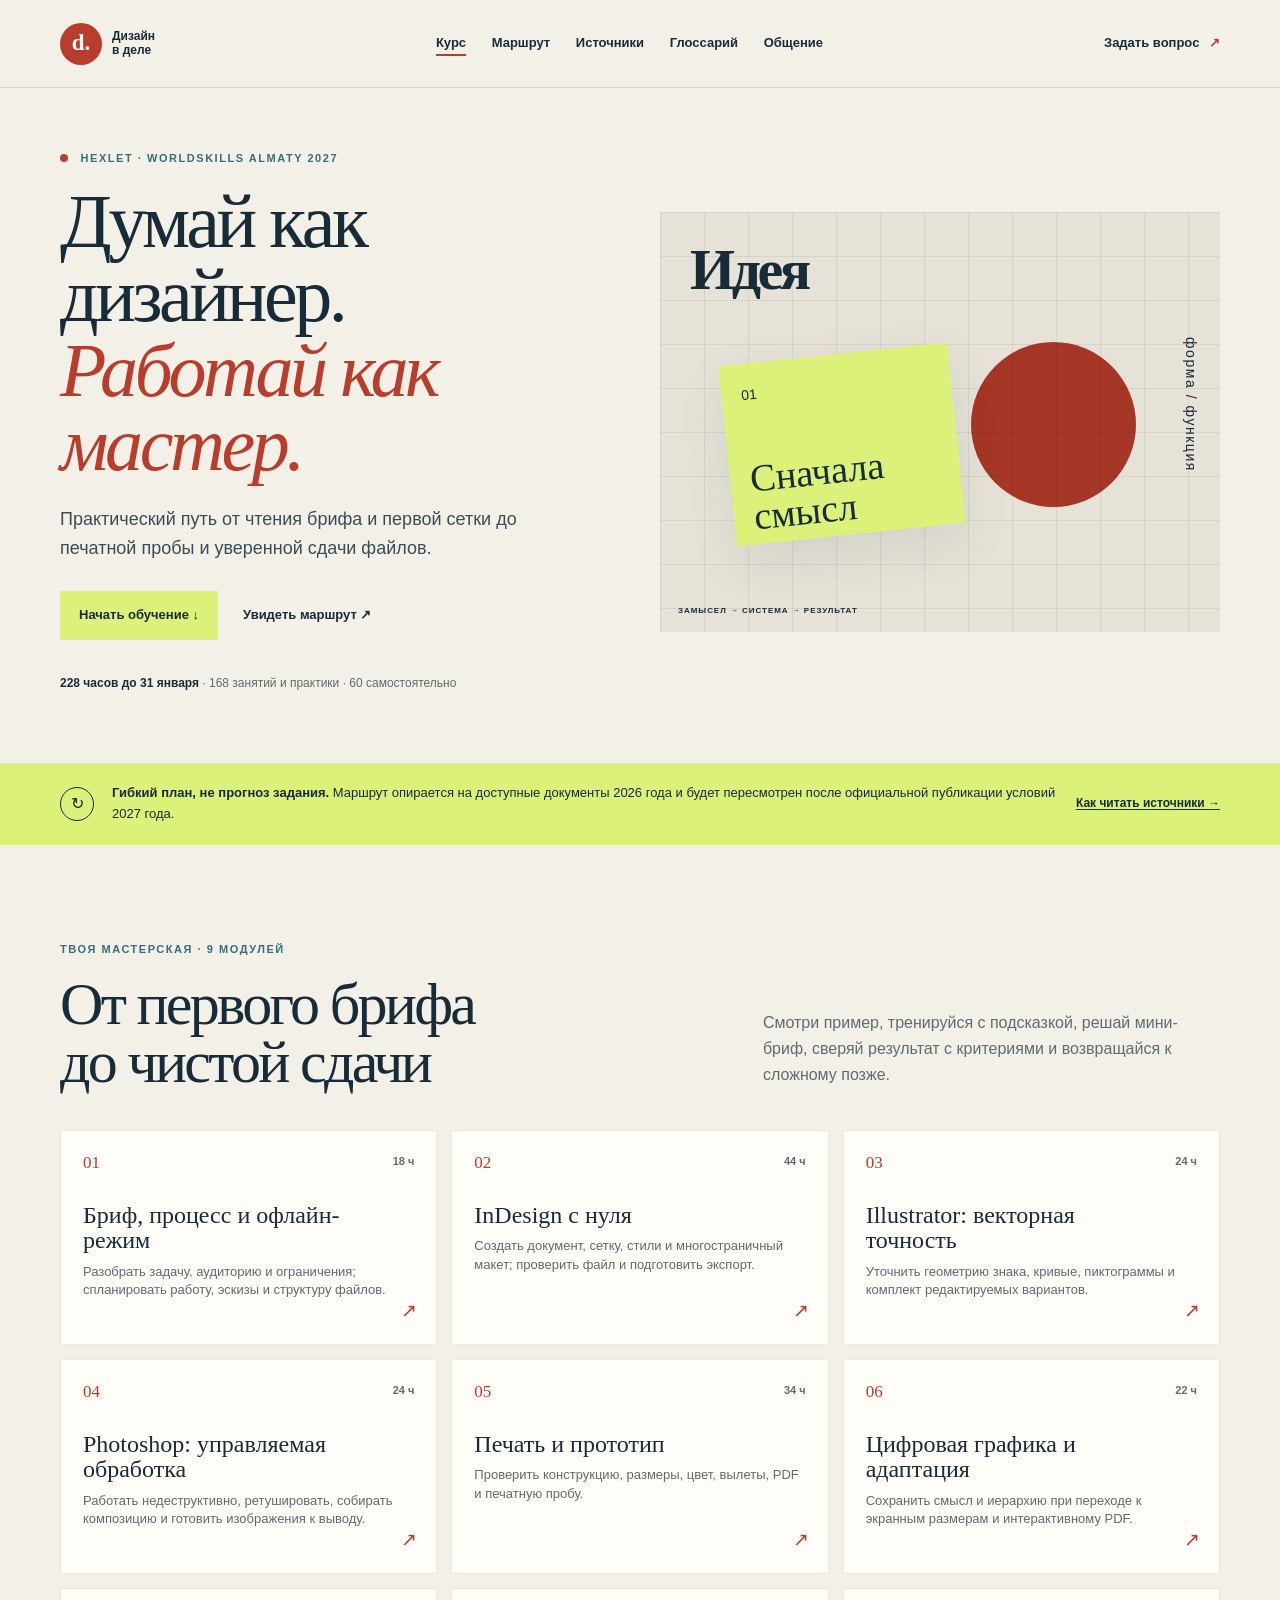
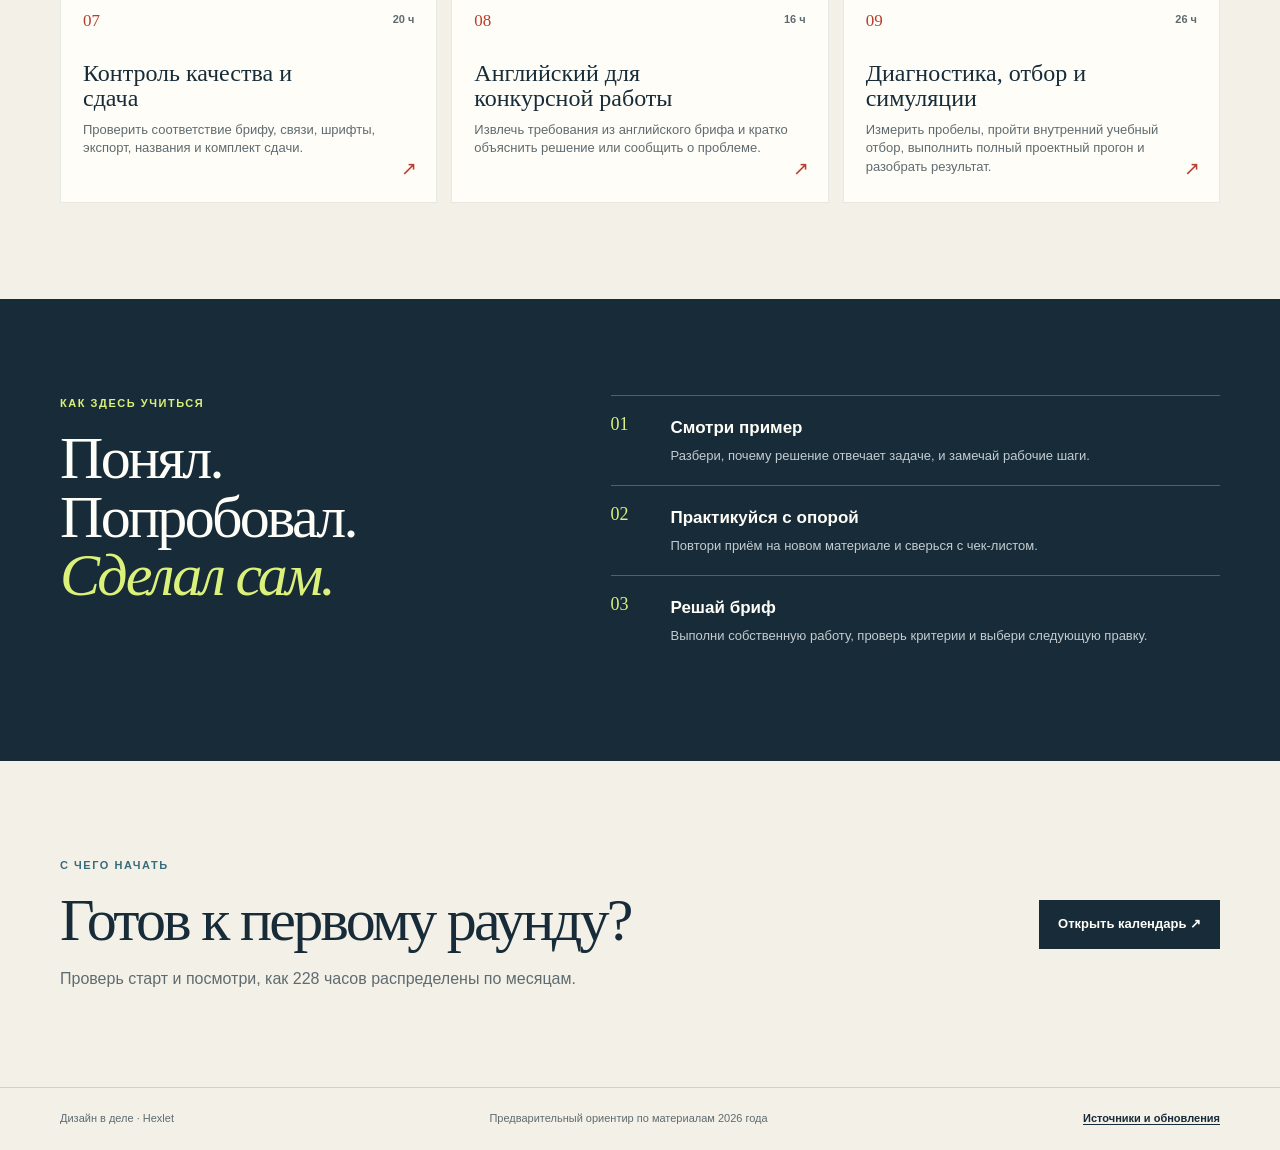
<file: index.html>
<!doctype html><html lang="ru"><head><meta charset="utf-8"><meta name="viewport" content="width=device-width, initial-scale=1"><meta name="description" content="Интерактивный курс подготовки к WorldSkills Graphic Design Technology."><title>Графический дизайн · WorldSkills 2027 — Дизайн в деле</title><link rel="stylesheet" href="assets/css/site.css"><script type="module" src="assets/js/site.js"></script></head><body data-page="home"><a class="skip-link" href="#main">Перейти к содержанию</a><header class="site-header"><a class="brand" href="index.html"><span class="brand-mark" aria-hidden="true">d.</span><span>Дизайн<br>в деле</span></a><nav class="site-nav" aria-label="Основная навигация"><a href="index.html" aria-current="page">Курс</a><a href="timeline.html">Маршрут</a><a href="sources.html">Источники</a><a href="glossary.html">Глоссарий</a><a href="community.html">Общение</a></nav><a class="header-link" href="community.html">Задать вопрос <span aria-hidden="true">↗</span></a></header><main id="main"><section class="hero container"><div class="hero-copy"><p class="eyebrow"><span class="dot"></span> Hexlet · WorldSkills Almaty 2027</p><h1>Думай как дизайнер.<br><em>Работай как мастер.</em></h1><p class="hero-lede">Практический путь от чтения брифа и первой сетки до печатной пробы и уверенной сдачи файлов.</p><div class="hero-actions"><a class="button button-light" href="#modules">Начать обучение ↓</a><a class="text-link" href="timeline.html">Увидеть маршрут ↗</a></div><p class="hero-note"><strong>228 часов до 31 января</strong> · 168 занятий и практики · 60 самостоятельно</p></div><div class="hero-art" role="img" aria-label="Типографическая композиция из сетки, цветных геометрических форм и учебной карточки"><span class="art-word">Идея</span><div class="art-card">01<br><b>Сначала<br>смысл</b></div><div class="art-disc"></div><span class="art-side">форма / функция</span><span class="art-caption">ЗАМЫСЕЛ → СИСТЕМА → РЕЗУЛЬТАТ</span></div></section><section class="provisional-strip"><div class="container strip-inner"><span aria-hidden="true">↻</span><p><strong>Гибкий план, не прогноз задания.</strong> Маршрут опирается на доступные документы 2026 года и будет пересмотрен после официальной публикации условий 2027 года.</p><a href="sources.html">Как читать источники →</a></div></section><section class="section container" id="modules"><div class="section-heading"><div><p class="eyebrow">Твоя мастерская · 9 модулей</p><h2>От первого брифа<br>до чистой сдачи</h2></div><p class="section-intro">Смотри пример, тренируйся с подсказкой, решай мини-бриф, сверяй результат с критериями и возвращайся к сложному позже.</p></div><div id="module-grid" class="module-grid" aria-live="polite"><p>Загружаем учебный маршрут…</p></div><template id="module-card-template"><a class="module-card" href="module.html?id=01-brief"><span class="module-card-top"><span class="module-index"></span><span class="module-hours"></span></span><span class="module-card-title"></span><span class="module-card-summary"></span><span class="module-card-arrow" aria-hidden="true">↗</span></a></template></section><section class="section dark-section"><div class="container feature-band"><div><p class="eyebrow">Как здесь учиться</p><h2>Понял.<br>Попробовал.<br><em>Сделал сам.</em></h2></div><div class="learning-steps"><article><span>01</span><h3>Смотри пример</h3><p>Разбери, почему решение отвечает задаче, и замечай рабочие шаги.</p></article><article><span>02</span><h3>Практикуйся с опорой</h3><p>Повтори приём на новом материале и сверься с чек-листом.</p></article><article><span>03</span><h3>Решай бриф</h3><p>Выполни собственную работу, проверь критерии и выбери следующую правку.</p></article></div></div></section><section class="section container next-step"><div><p class="eyebrow">С чего начать</p><h2>Готов к первому раунду?</h2><p>Проверь старт и посмотри, как 228 часов распределены по месяцам.</p></div><a class="button button-dark" href="timeline.html">Открыть календарь ↗</a></section></main><footer class="site-footer"><div class="container footer-inner"><span>Дизайн в деле · Hexlet</span><span>Предварительный ориентир по материалам 2026 года</span><a href="sources.html">Источники и обновления</a></div></footer></body></html>
</file>
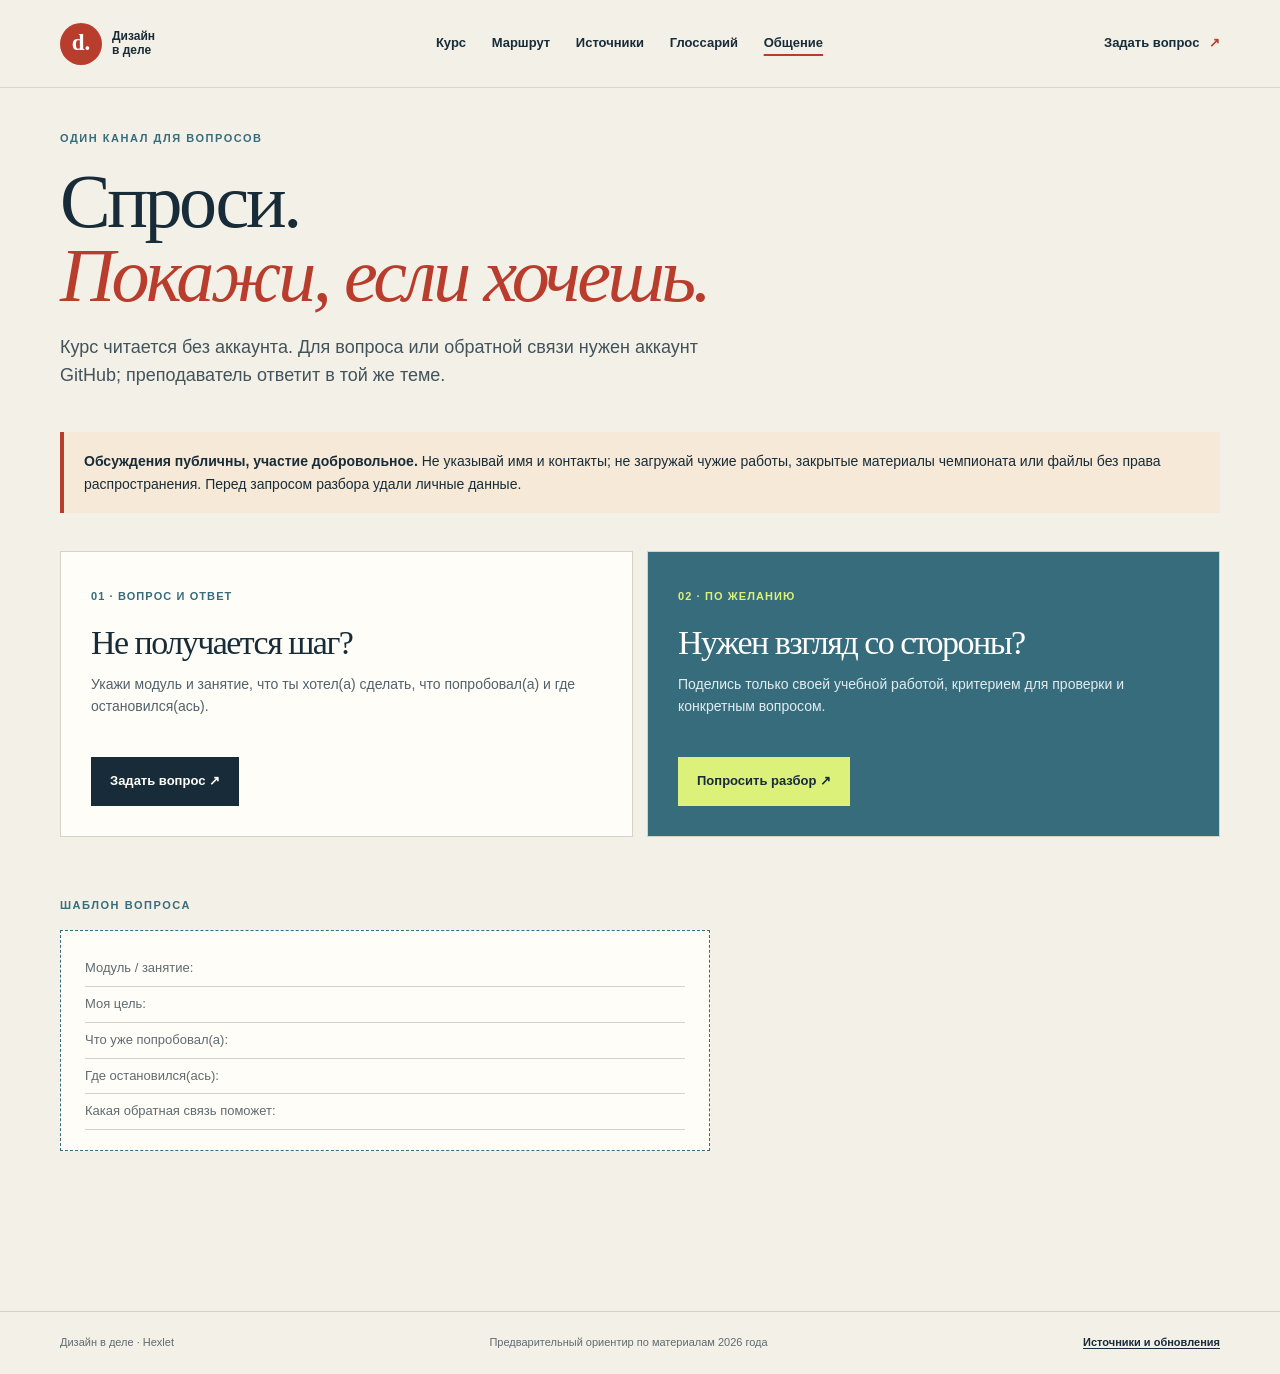
<file: community.html>
<!doctype html><html lang="ru"><head><meta charset="utf-8"><meta name="viewport" content="width=device-width, initial-scale=1"><meta name="description" content="Интерактивный курс подготовки к WorldSkills Graphic Design Technology."><title>Общение и обратная связь — Дизайн в деле</title><link rel="stylesheet" href="assets/css/site.css"><script type="module" src="assets/js/site.js"></script></head><body data-page="community"><a class="skip-link" href="#main">Перейти к содержанию</a><header class="site-header"><a class="brand" href="index.html"><span class="brand-mark" aria-hidden="true">d.</span><span>Дизайн<br>в деле</span></a><nav class="site-nav" aria-label="Основная навигация"><a href="index.html">Курс</a><a href="timeline.html">Маршрут</a><a href="sources.html">Источники</a><a href="glossary.html">Глоссарий</a><a href="community.html" aria-current="page">Общение</a></nav><a class="header-link" href="community.html">Задать вопрос <span aria-hidden="true">↗</span></a></header><main id="main" class="container page-main"><div class="page-intro"><p class="eyebrow">Один канал для вопросов</p><h1>Спроси.<br><em>Покажи, если хочешь.</em></h1><p>Курс читается без аккаунта. Для вопроса или обратной связи нужен аккаунт GitHub; преподаватель ответит в той же теме.</p></div><aside class="notice notice-warning"><strong>Обсуждения публичны, участие добровольное.</strong> Не указывай имя и контакты; не загружай чужие работы, закрытые материалы чемпионата или файлы без права распространения. Перед запросом разбора удали личные данные.</aside><section class="community-cards"><article class="community-card"><span class="card-kicker">01 · Вопрос и ответ</span><h2>Не получается шаг?</h2><p>Укажи модуль и занятие, что ты хотел(а) сделать, что попробовал(а) и где остановился(ась).</p><a class="button button-dark" href="https://github.com/vansmithph-dotcom/worldskills-graphic-design-2027/discussions/categories/52738597">Задать вопрос ↗</a></article><article class="community-card community-card-accent"><span class="card-kicker">02 · По желанию</span><h2>Нужен взгляд со стороны?</h2><p>Поделись только своей учебной работой, критерием для проверки и конкретным вопросом.</p><a class="button button-light" href="https://github.com/vansmithph-dotcom/worldskills-graphic-design-2027/discussions/categories/52738599">Попросить разбор ↗</a></article></section><section class="section compact-section"><p class="eyebrow">Шаблон вопроса</p><div class="question-template"><p>Модуль / занятие:</p><p>Моя цель:</p><p>Что уже попробовал(а):</p><p>Где остановился(ась):</p><p>Какая обратная связь поможет:</p></div></section></main><footer class="site-footer"><div class="container footer-inner"><span>Дизайн в деле · Hexlet</span><span>Предварительный ориентир по материалам 2026 года</span><a href="sources.html">Источники и обновления</a></div></footer></body></html>
</file>
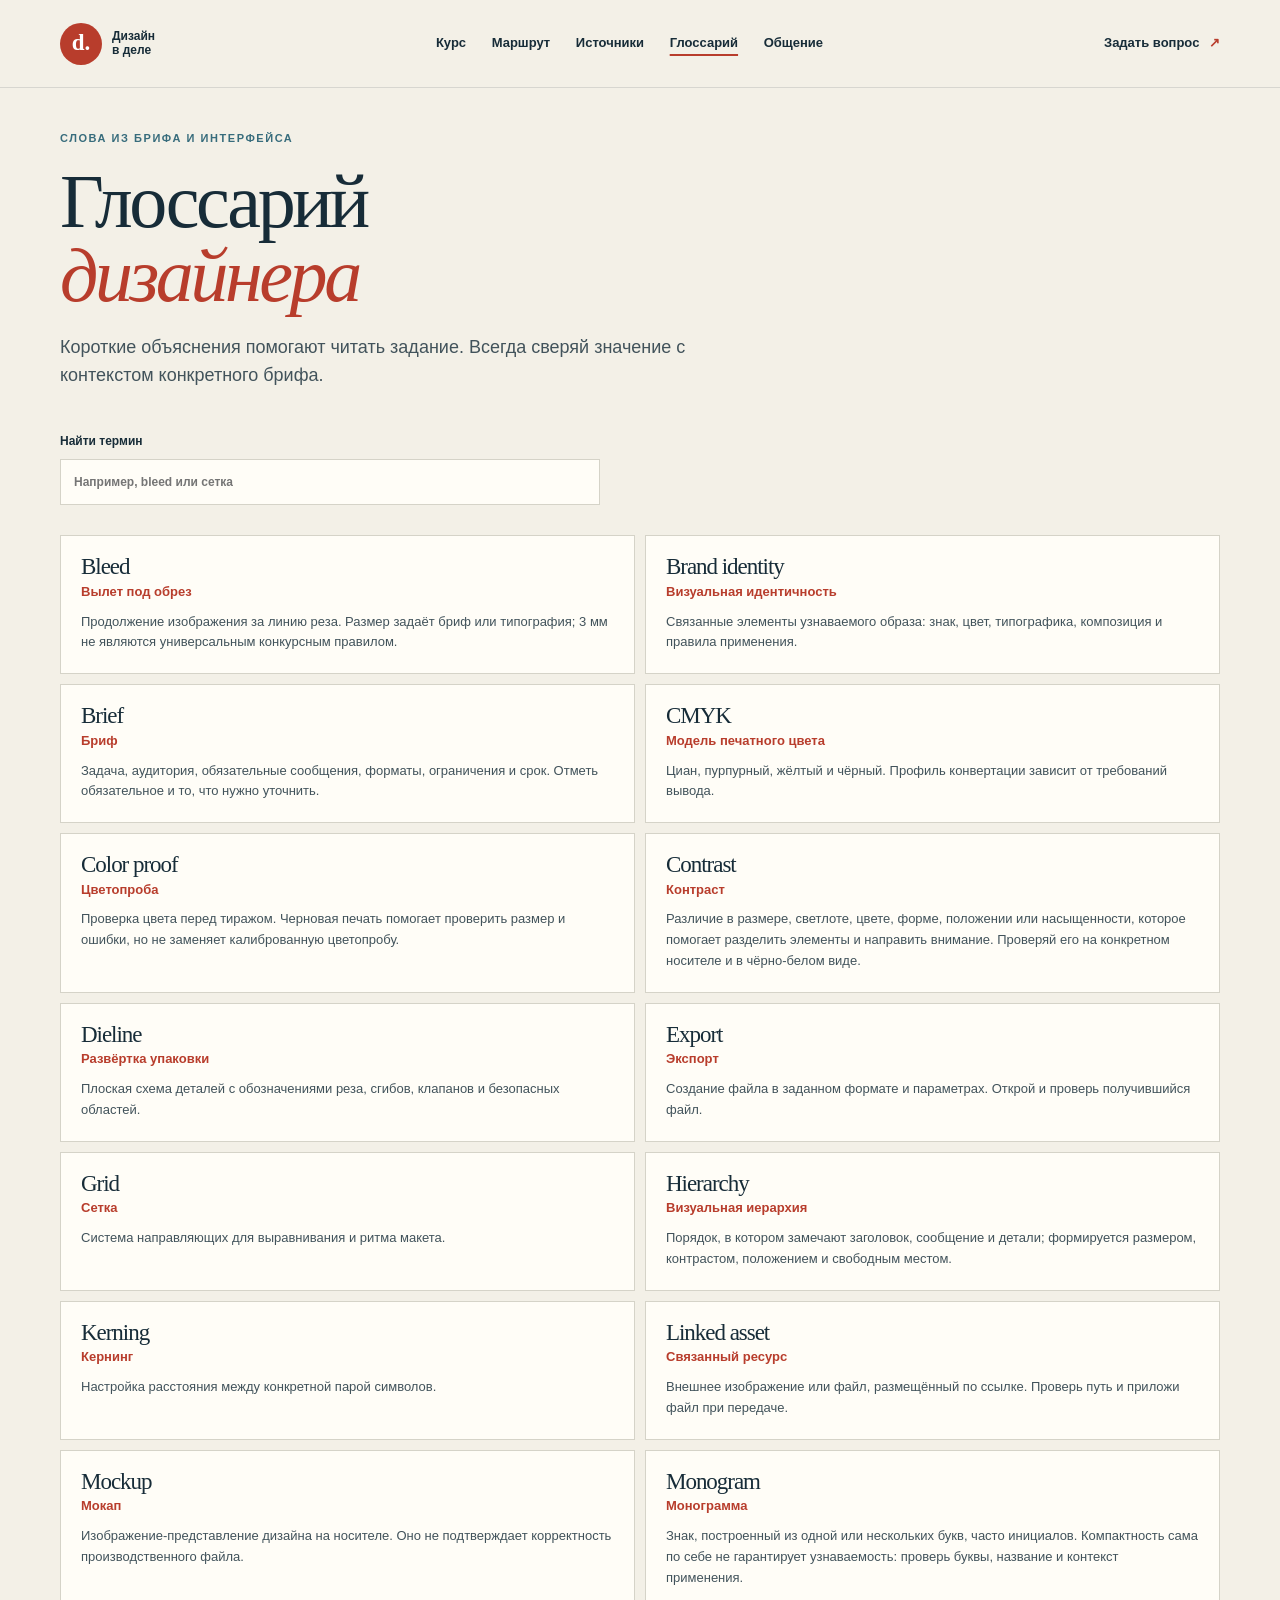
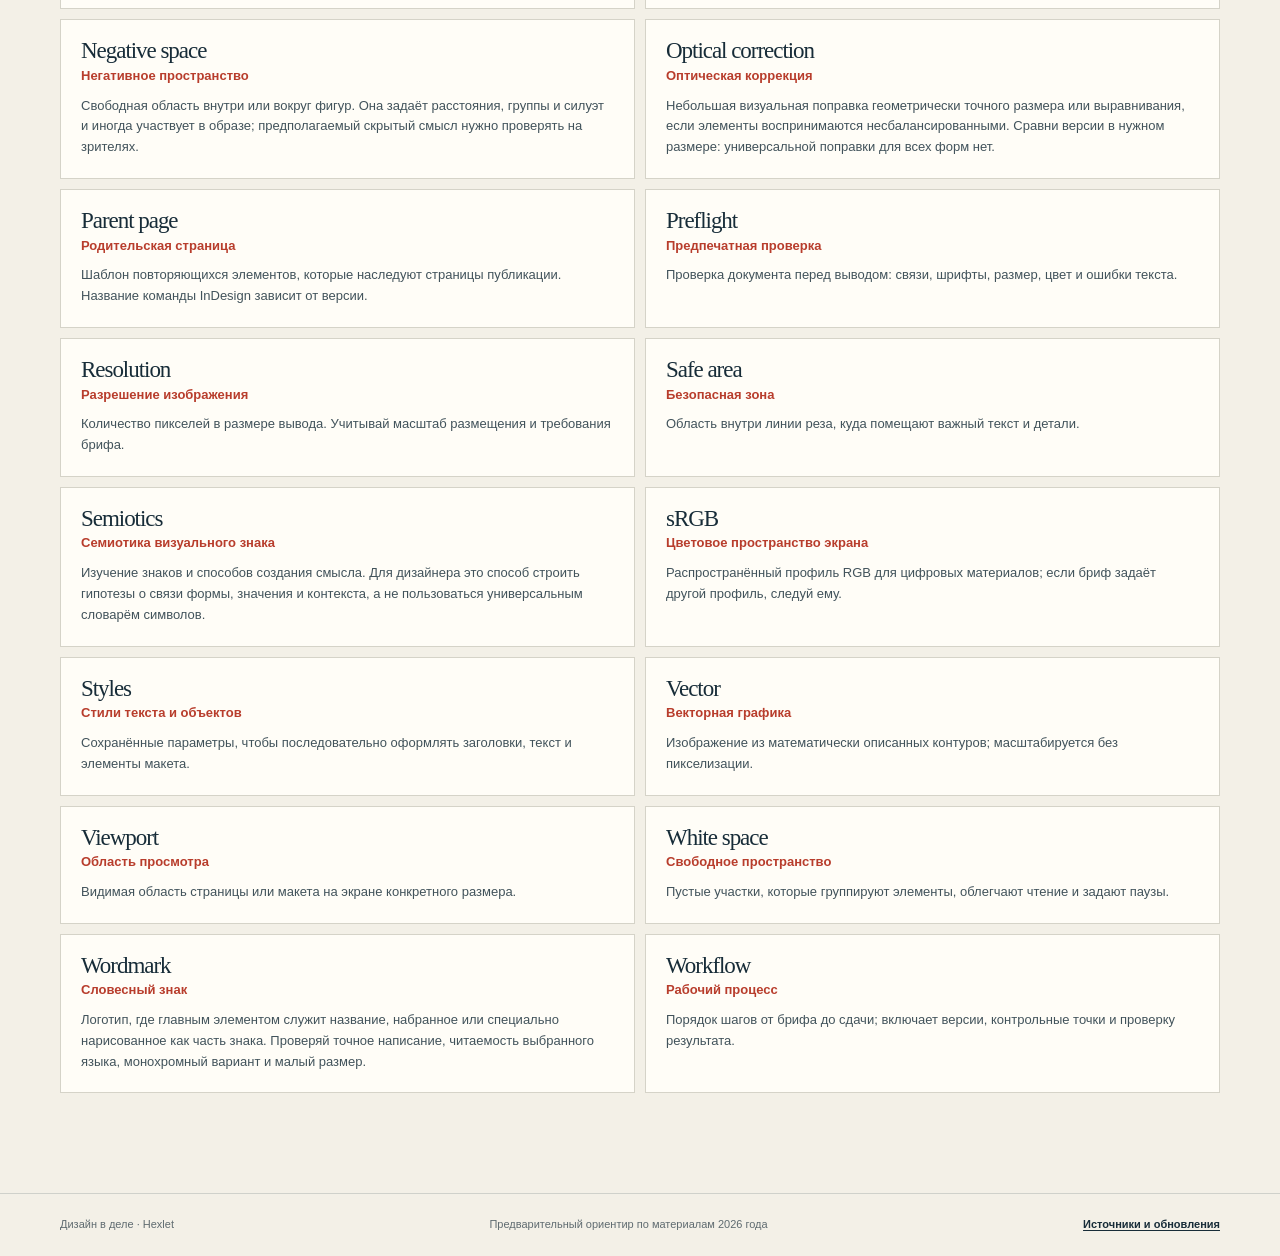
<file: glossary.html>
<!doctype html><html lang="ru"><head><meta charset="utf-8"><meta name="viewport" content="width=device-width, initial-scale=1"><meta name="description" content="Интерактивный курс подготовки к WorldSkills Graphic Design Technology."><title>Глоссарий дизайнера — Дизайн в деле</title><link rel="stylesheet" href="assets/css/site.css"><script type="module" src="assets/js/site.js"></script></head><body data-page="glossary"><a class="skip-link" href="#main">Перейти к содержанию</a><header class="site-header"><a class="brand" href="index.html"><span class="brand-mark" aria-hidden="true">d.</span><span>Дизайн<br>в деле</span></a><nav class="site-nav" aria-label="Основная навигация"><a href="index.html">Курс</a><a href="timeline.html">Маршрут</a><a href="sources.html">Источники</a><a href="glossary.html" aria-current="page">Глоссарий</a><a href="community.html">Общение</a></nav><a class="header-link" href="community.html">Задать вопрос <span aria-hidden="true">↗</span></a></header><main id="main" class="container page-main"><div class="page-intro"><p class="eyebrow">Слова из брифа и интерфейса</p><h1>Глоссарий<br><em>дизайнера</em></h1><p>Короткие объяснения помогают читать задание. Всегда сверяй значение с контекстом конкретного брифа.</p></div><label class="search-label" for="glossary-search">Найти термин<input id="glossary-search" type="search" placeholder="Например, bleed или сетка" autocomplete="off"></label><div id="glossary-list" class="glossary-list" aria-live="polite"><p>Загружаем термины…</p></div></main><footer class="site-footer"><div class="container footer-inner"><span>Дизайн в деле · Hexlet</span><span>Предварительный ориентир по материалам 2026 года</span><a href="sources.html">Источники и обновления</a></div></footer></body></html>
</file>
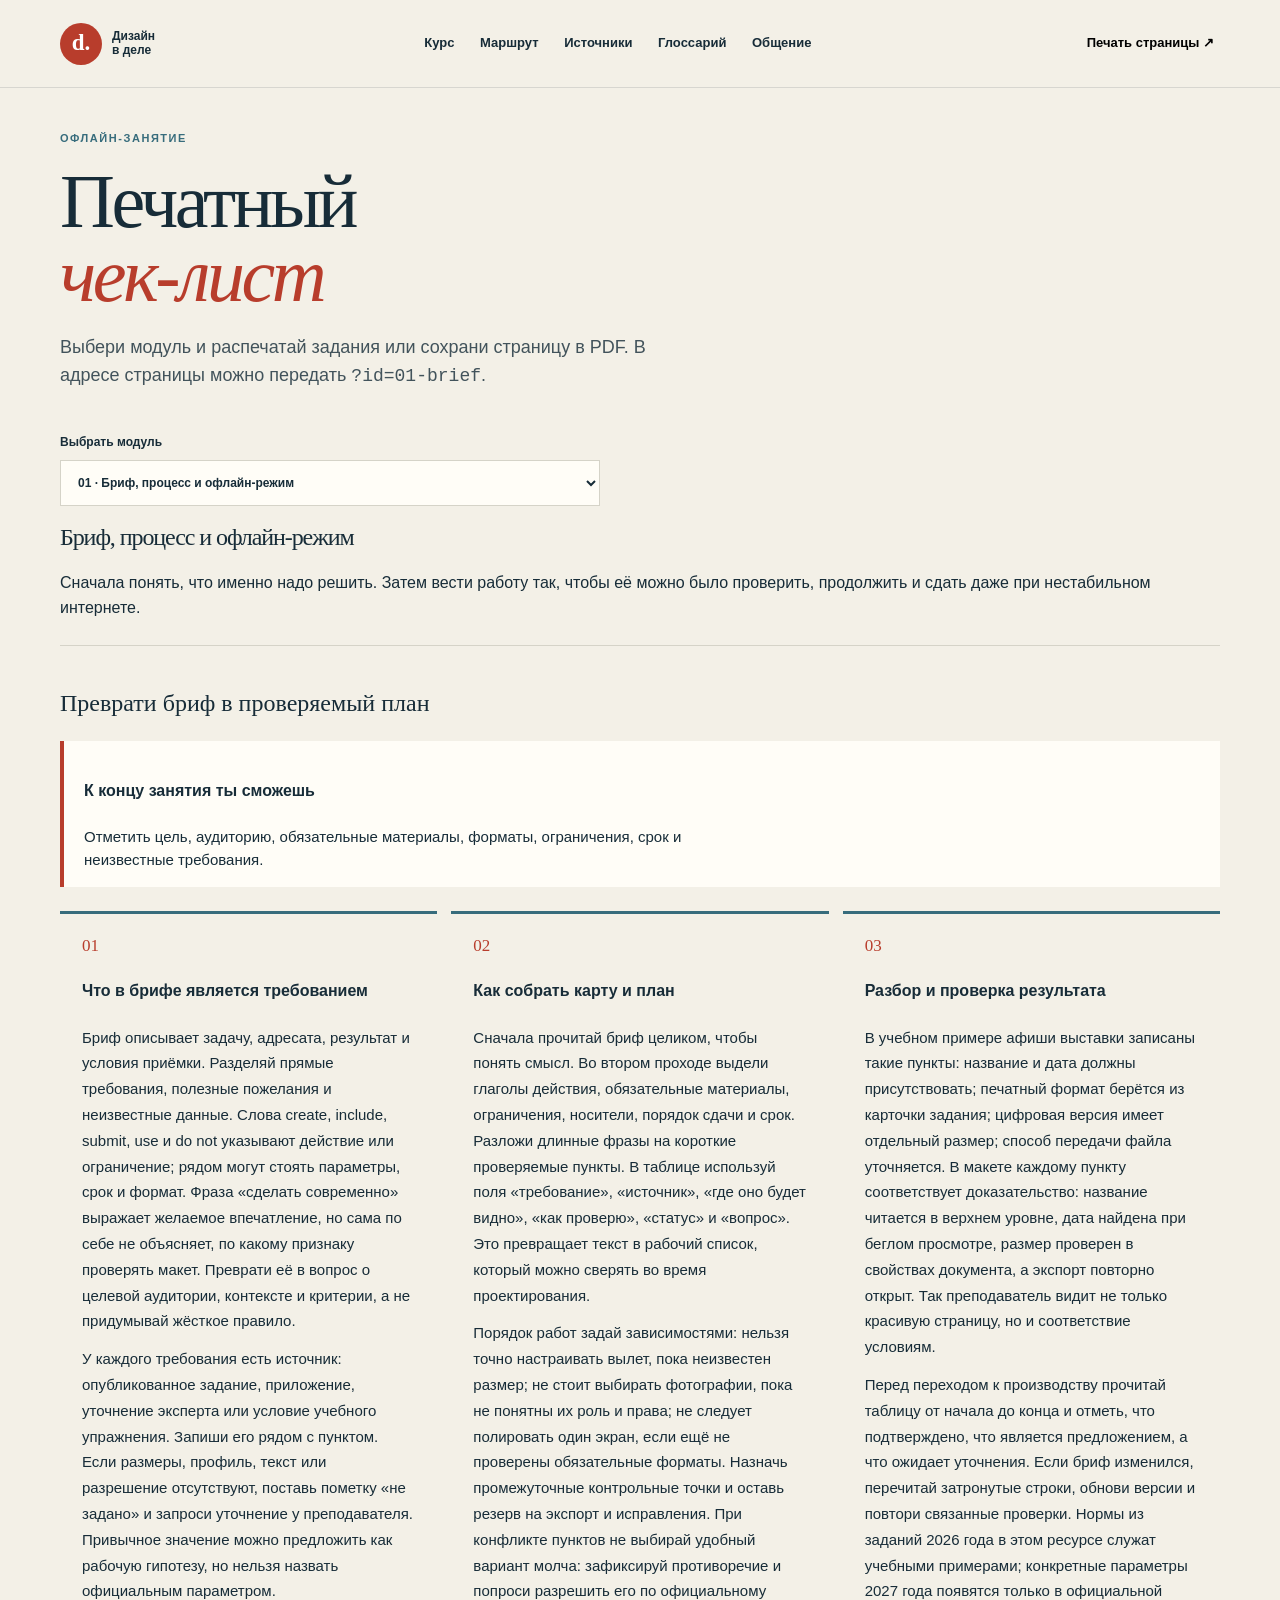
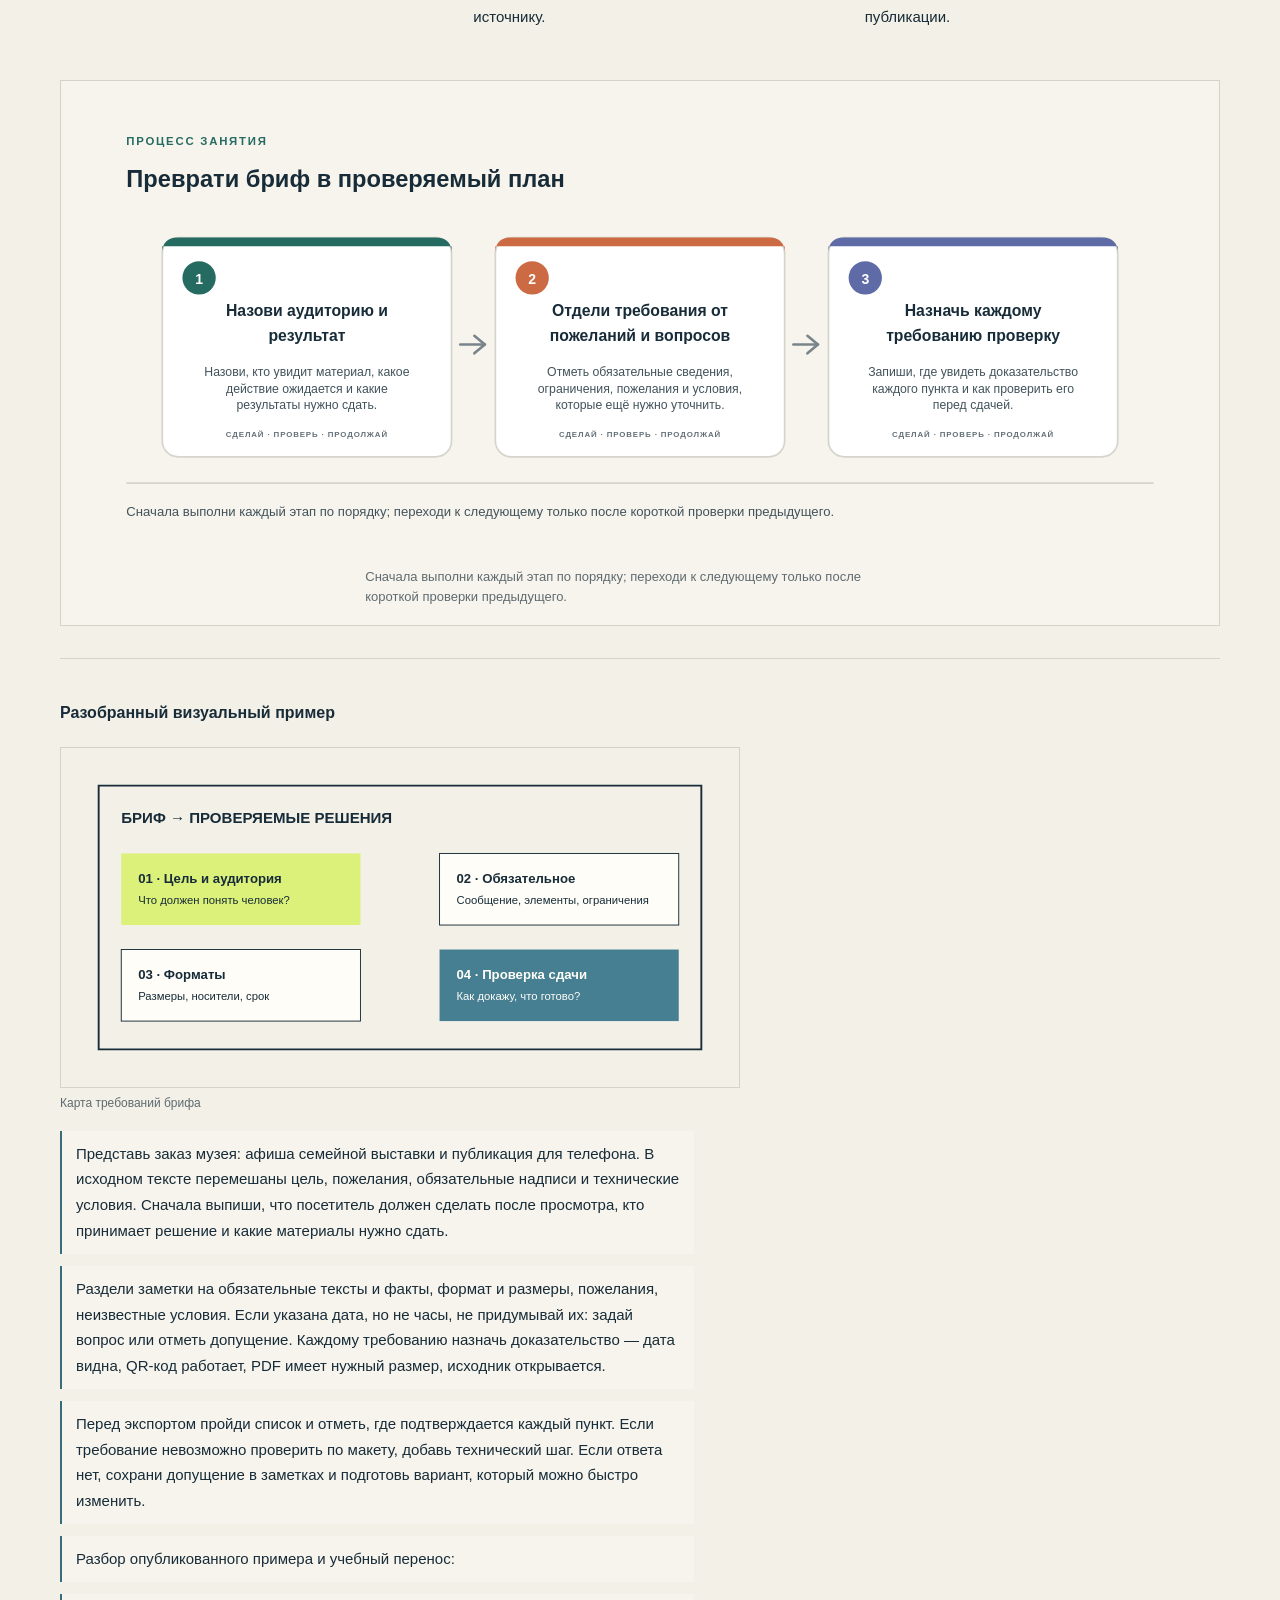
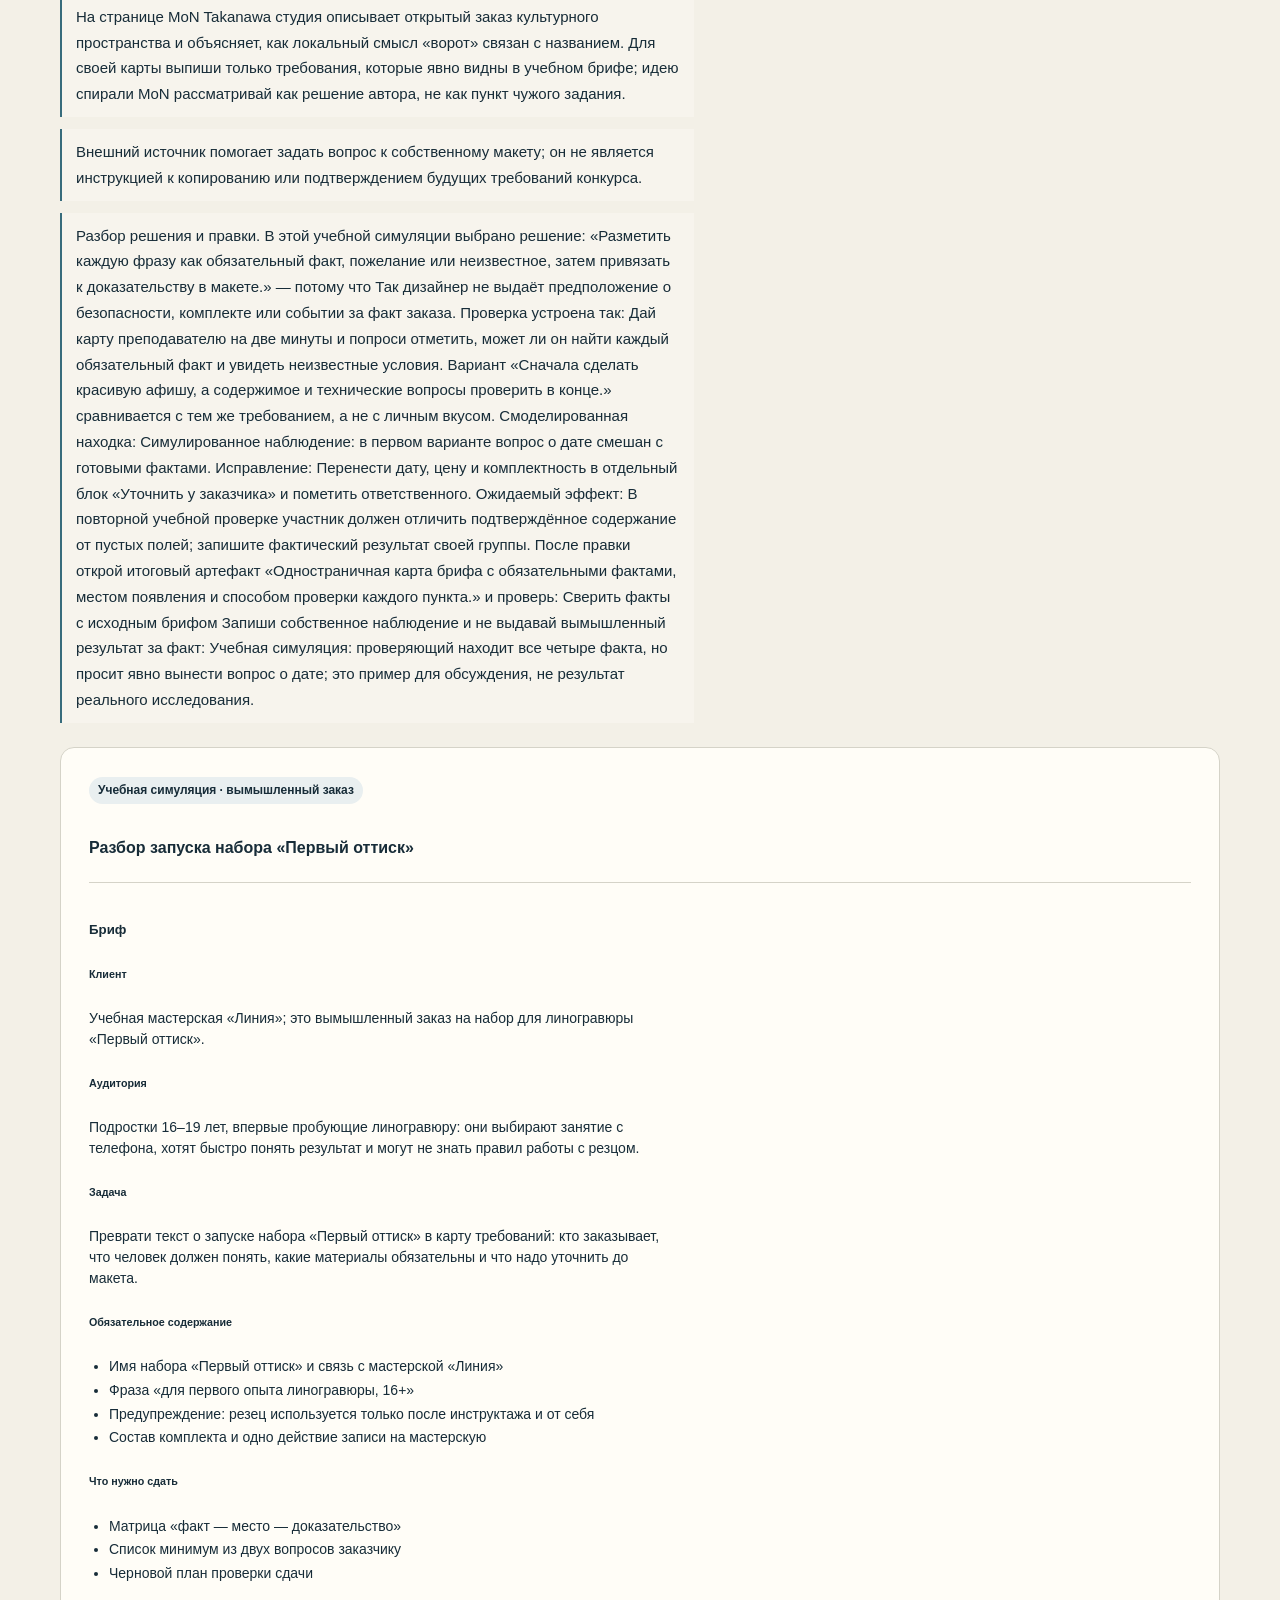
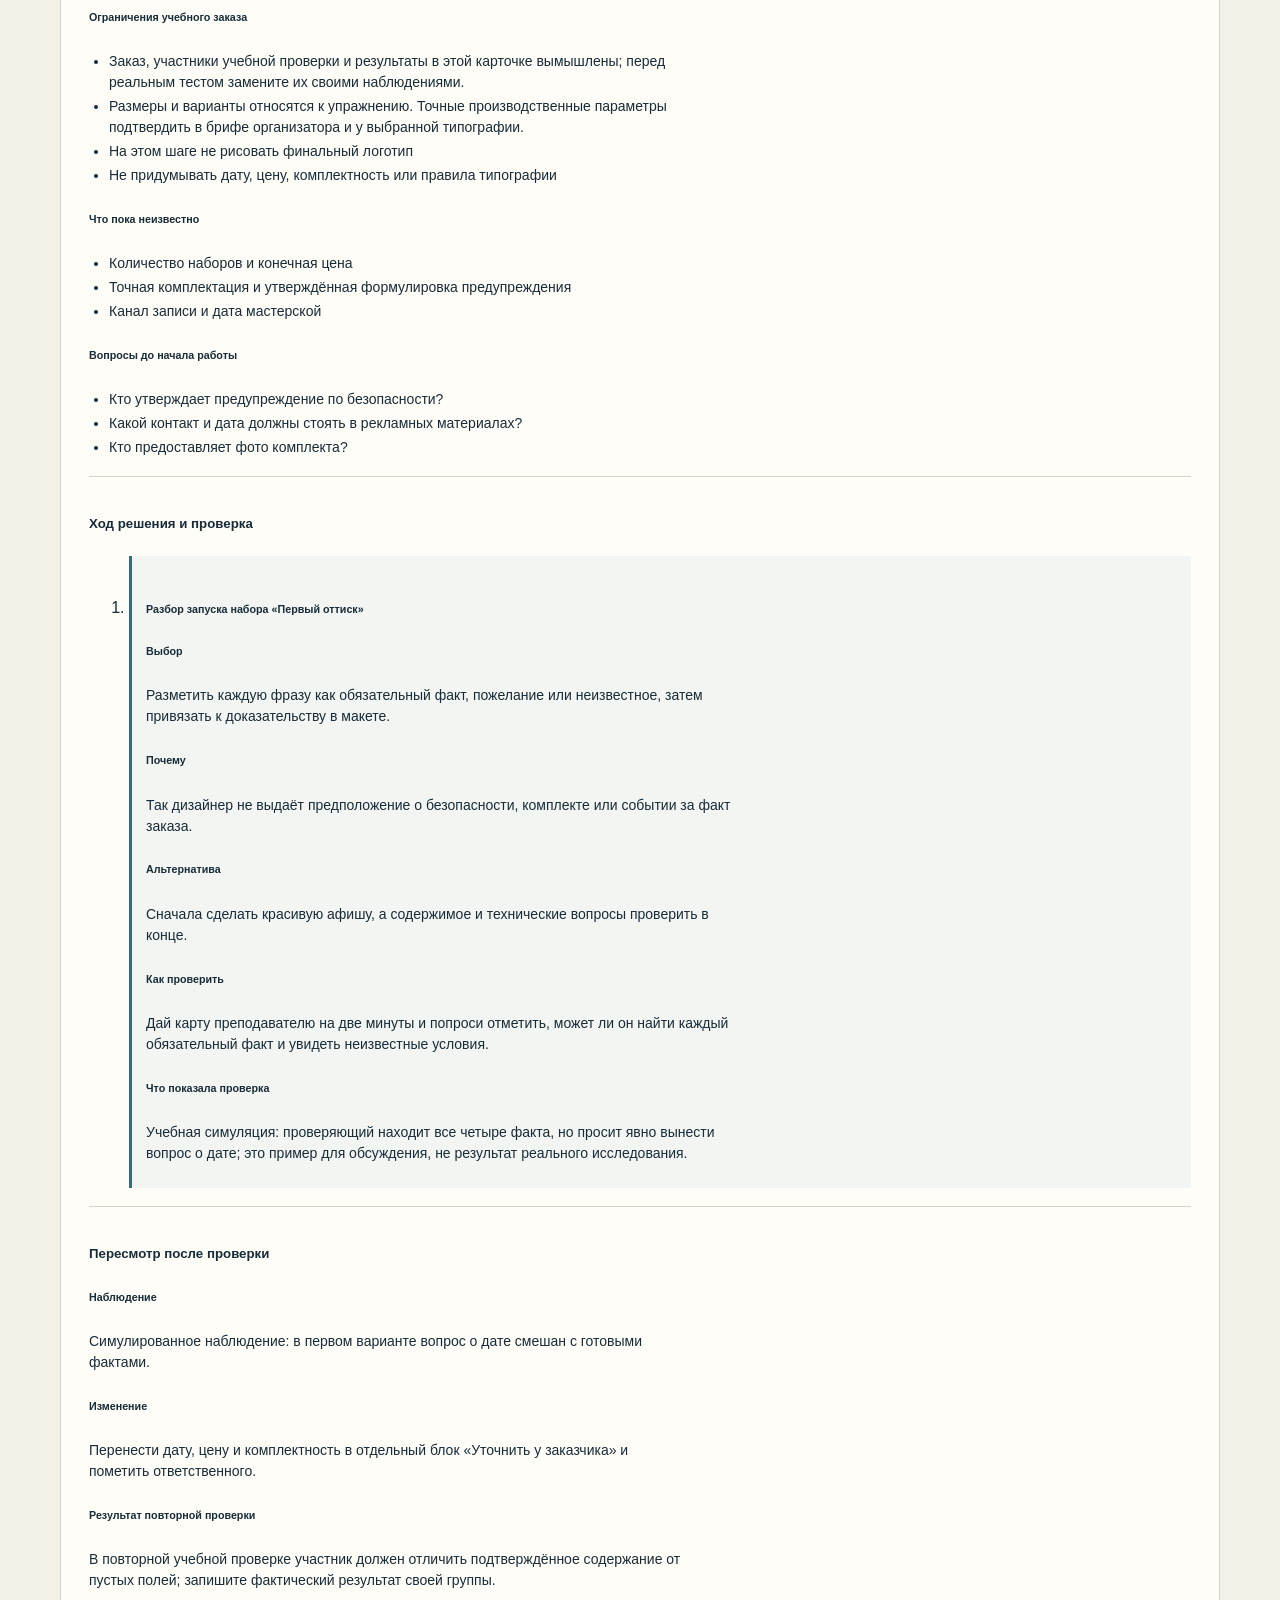
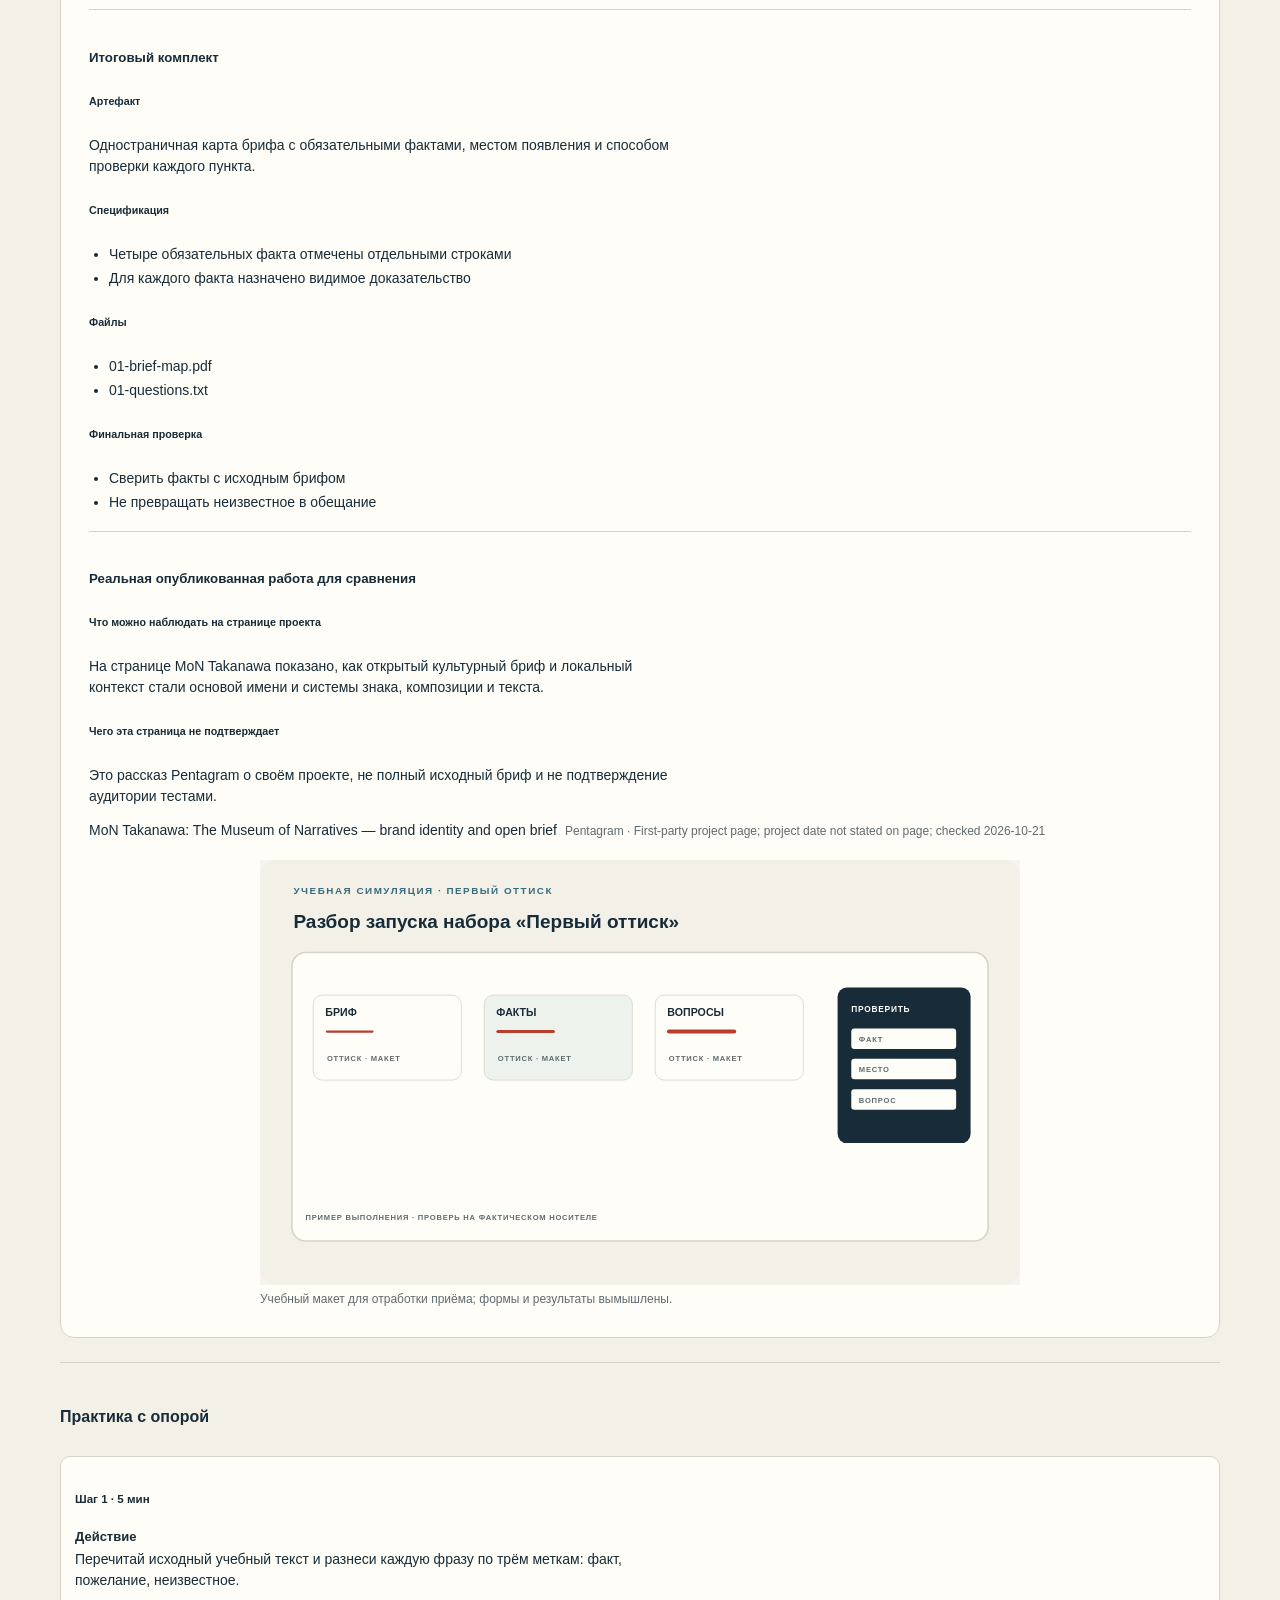
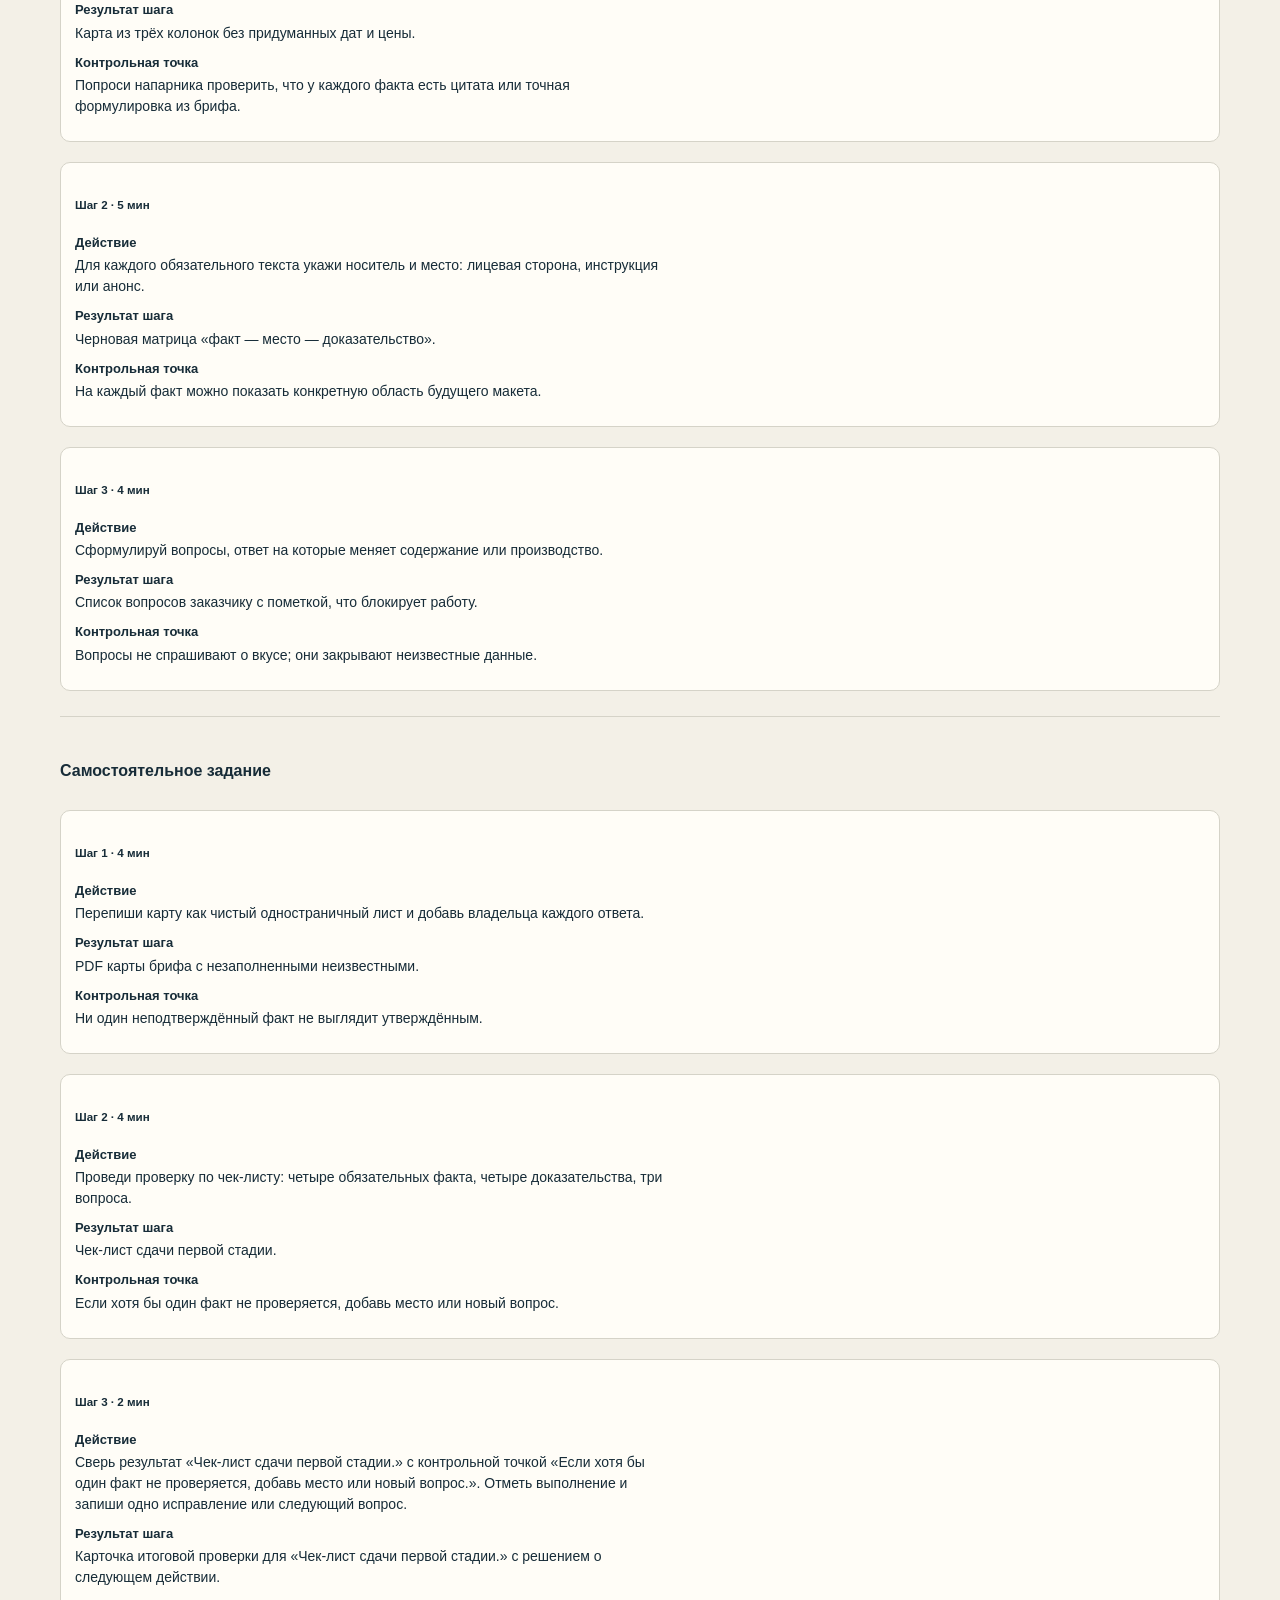
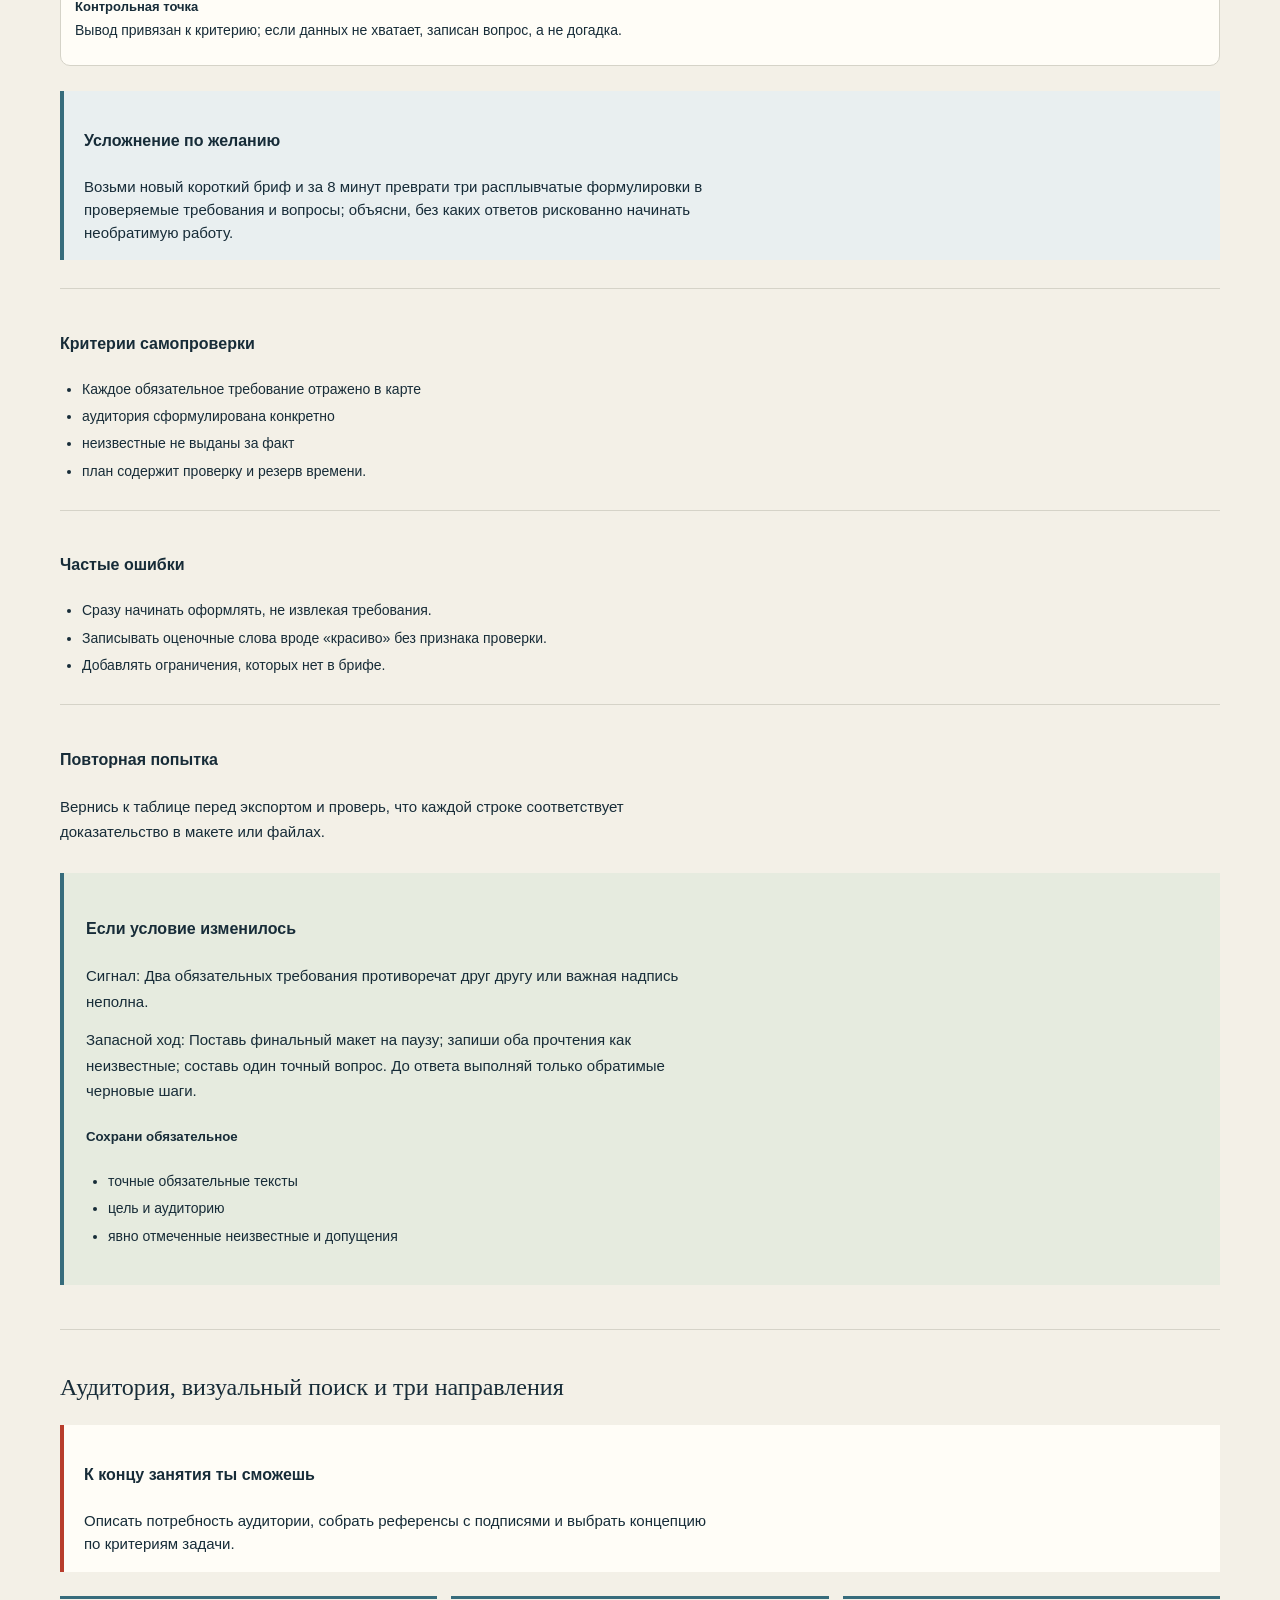
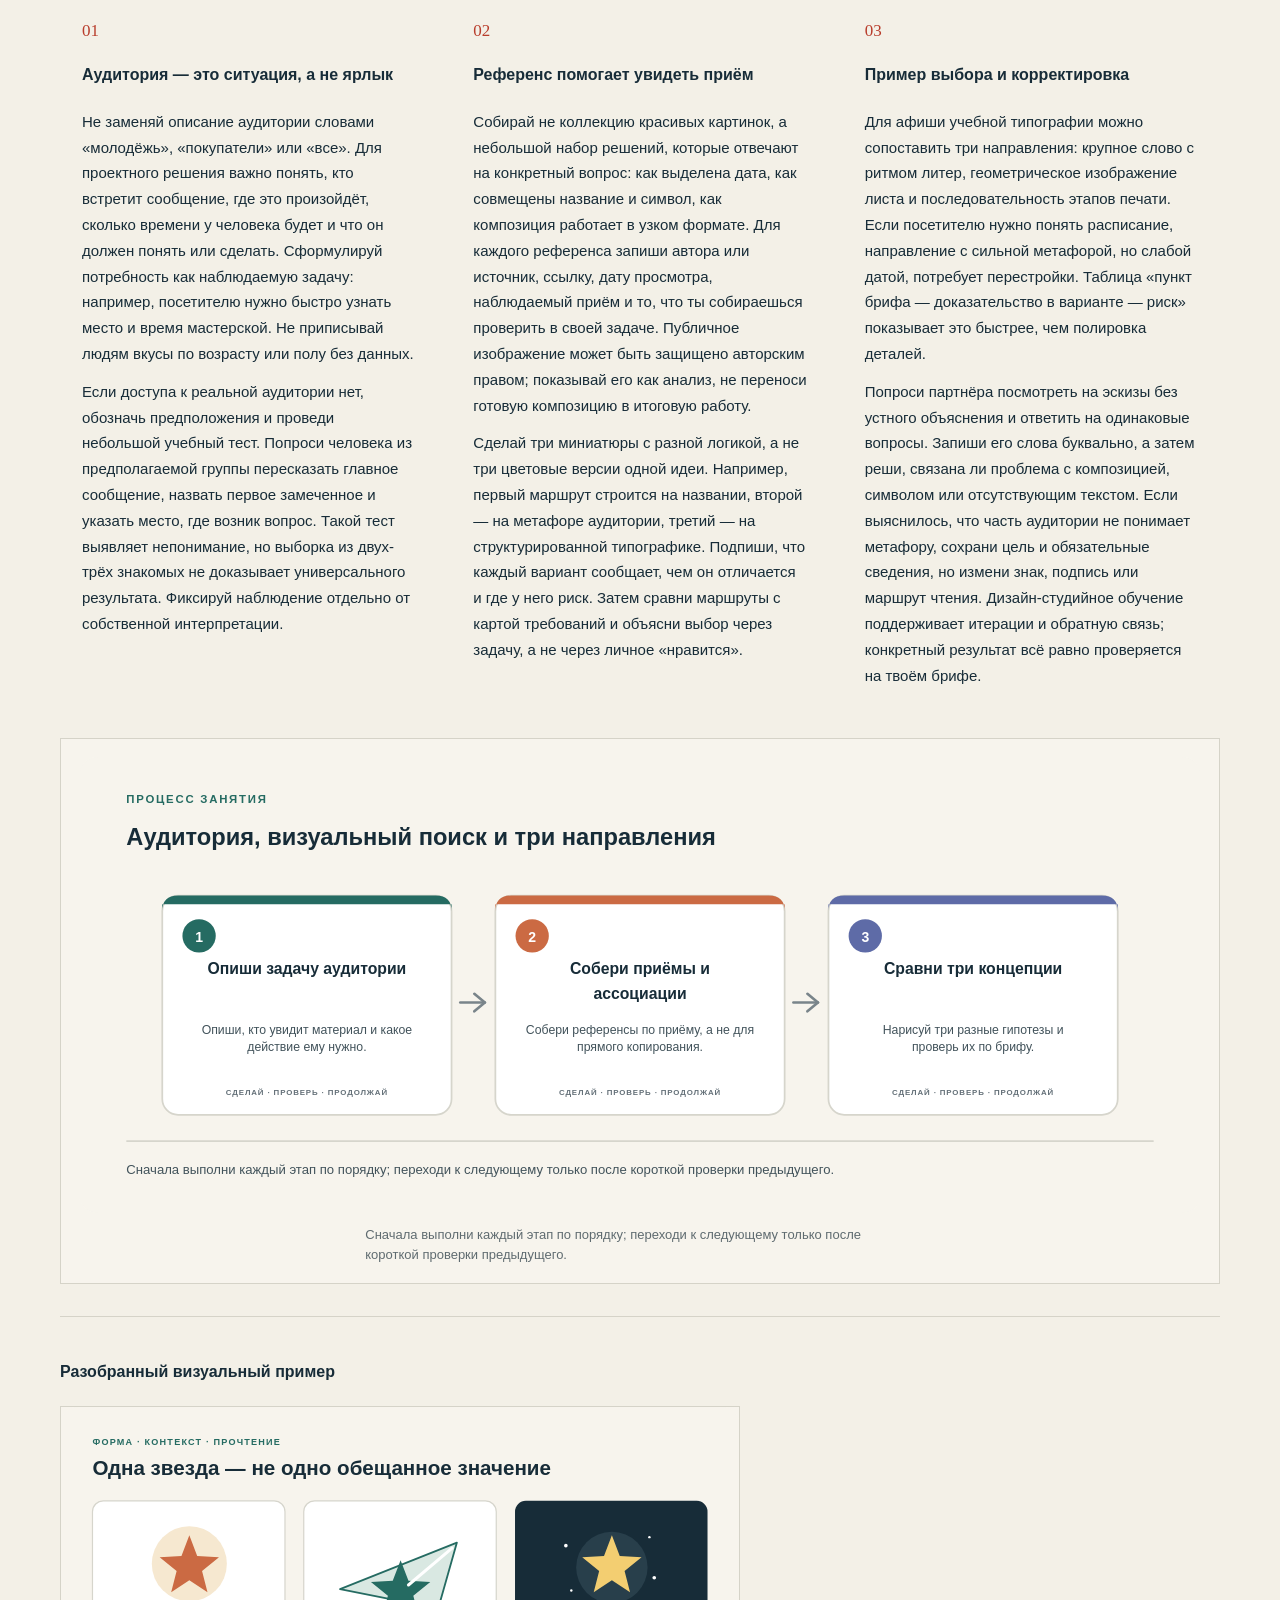
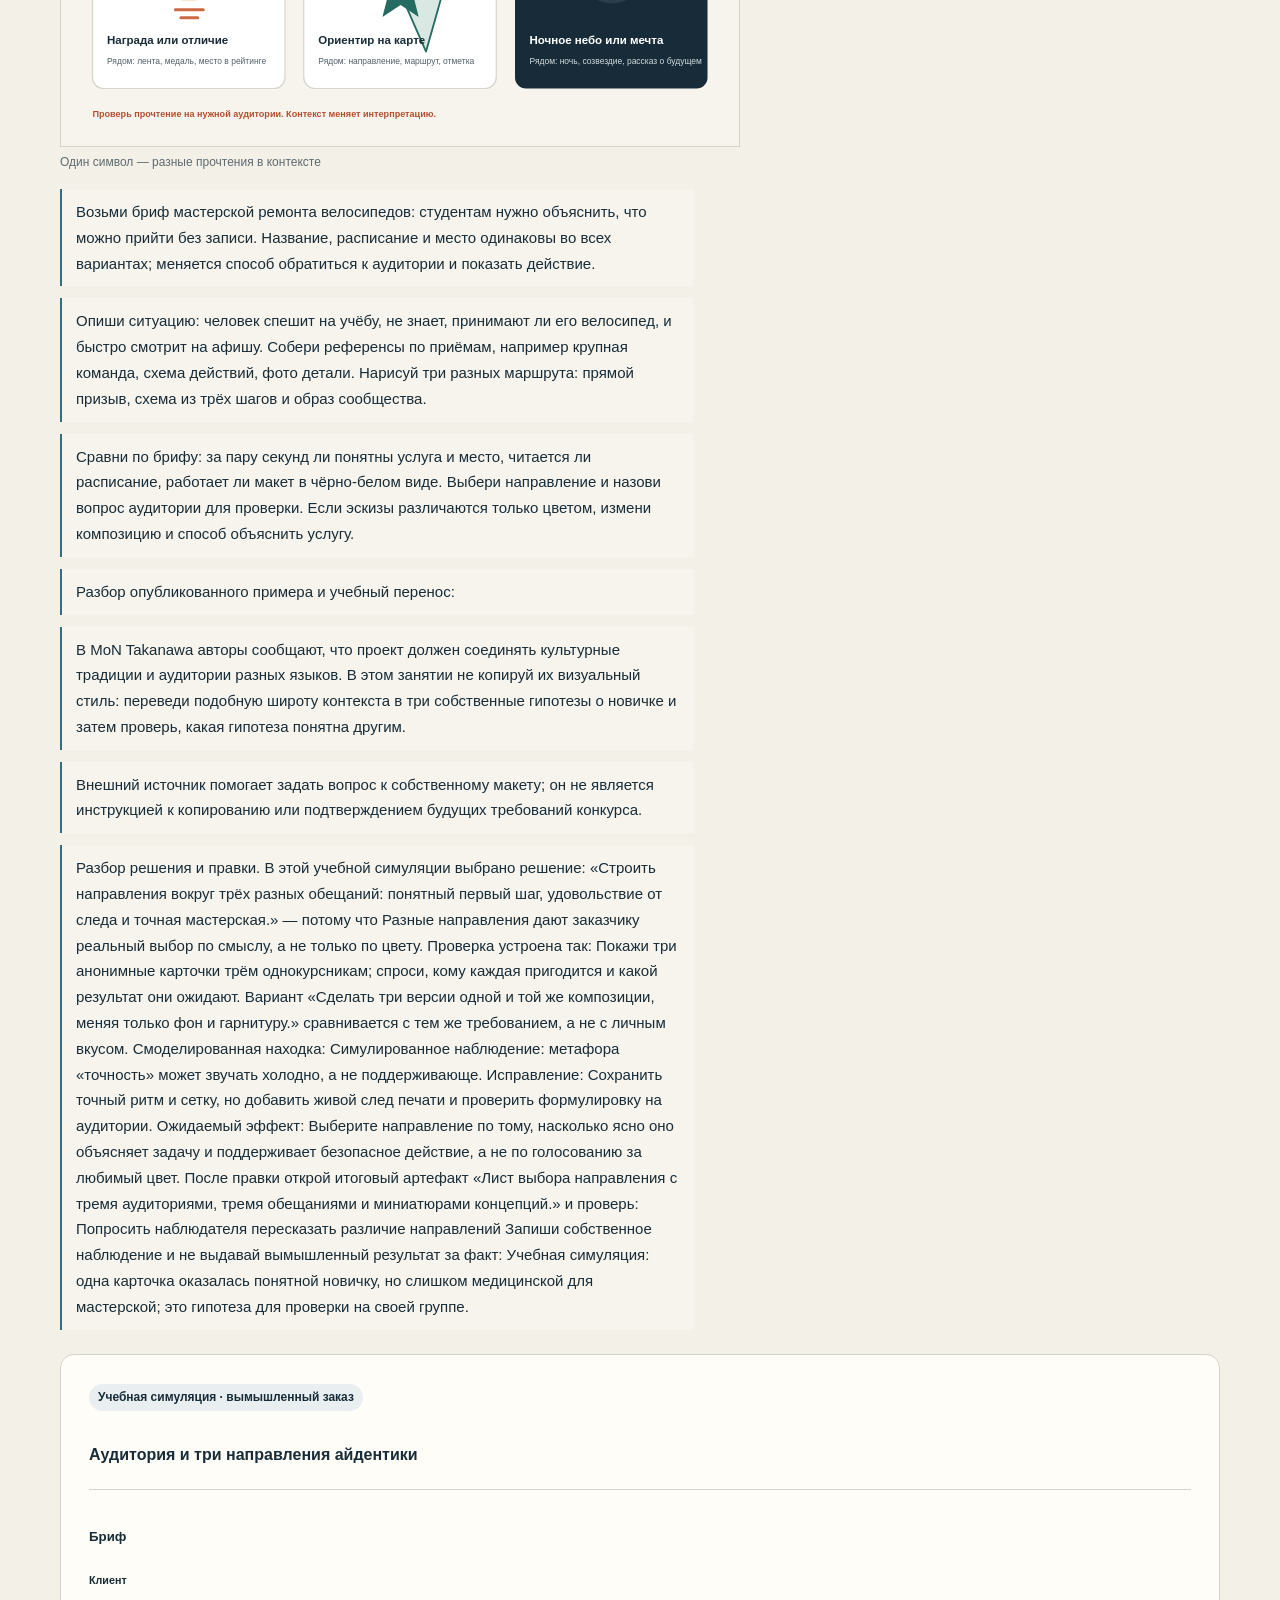
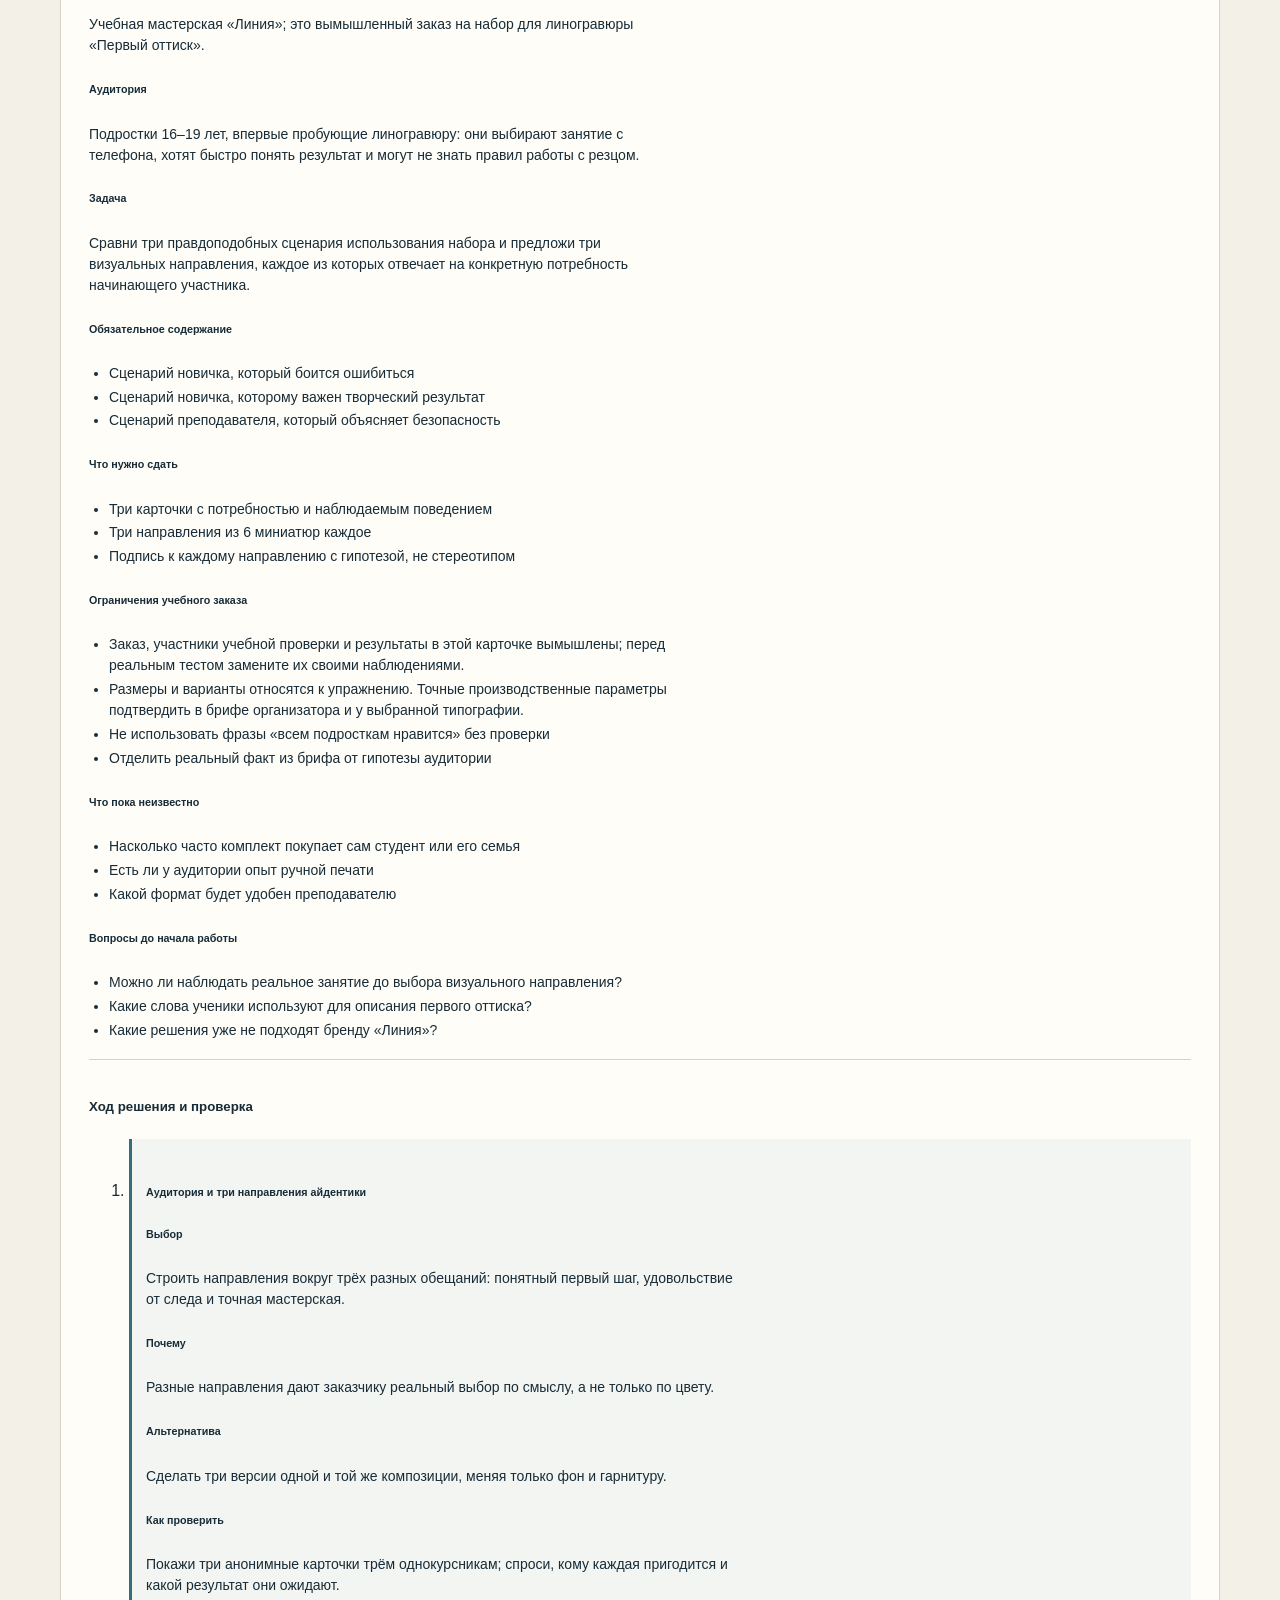
<file: print.html>
<!doctype html><html lang="ru"><head><meta charset="utf-8"><meta name="viewport" content="width=device-width, initial-scale=1"><meta name="description" content="Интерактивный курс подготовки к WorldSkills Graphic Design Technology."><title>Печатные материалы — Дизайн в деле</title><link rel="stylesheet" href="assets/css/site.css"></head><body data-page="print"><a class="skip-link" href="#main">Перейти к содержанию</a><header class="site-header"><a class="brand" href="index.html"><span class="brand-mark" aria-hidden="true">d.</span><span>Дизайн<br>в деле</span></a><nav class="site-nav" aria-label="Основная навигация"><a href="index.html">Курс</a><a href="timeline.html">Маршрут</a><a href="sources.html">Источники</a><a href="glossary.html">Глоссарий</a><a href="community.html">Общение</a></nav><button class="header-link print-button" type="button" onclick="window.print()">Печать страницы ↗</button></header><main id="main" class="container page-main print-page"><div class="page-intro"><p class="eyebrow">Офлайн-занятие</p><h1>Печатный<br><em>чек-лист</em></h1><p>Выбери модуль и распечатай задания или сохрани страницу в PDF. В адресе страницы можно передать <code>?id=01-brief</code>.</p></div><label class="search-label" for="print-module">Выбрать модуль<select id="print-module"></select></label><div id="print-content" aria-live="polite"><p>Загружаем бриф…</p></div><div class="print-only"><p>Учебная версия · ориентир по материалам 2026 года. Перед конкурсной работой сверяй официальный бриф.</p></div></main><footer class="site-footer"><div class="container footer-inner"><span>Дизайн в деле · Hexlet</span><span>Предварительный ориентир по материалам 2026 года</span><a href="sources.html">Источники и обновления</a></div></footer><script type="module" src="assets/js/site.js"></script></body></html>
</file>
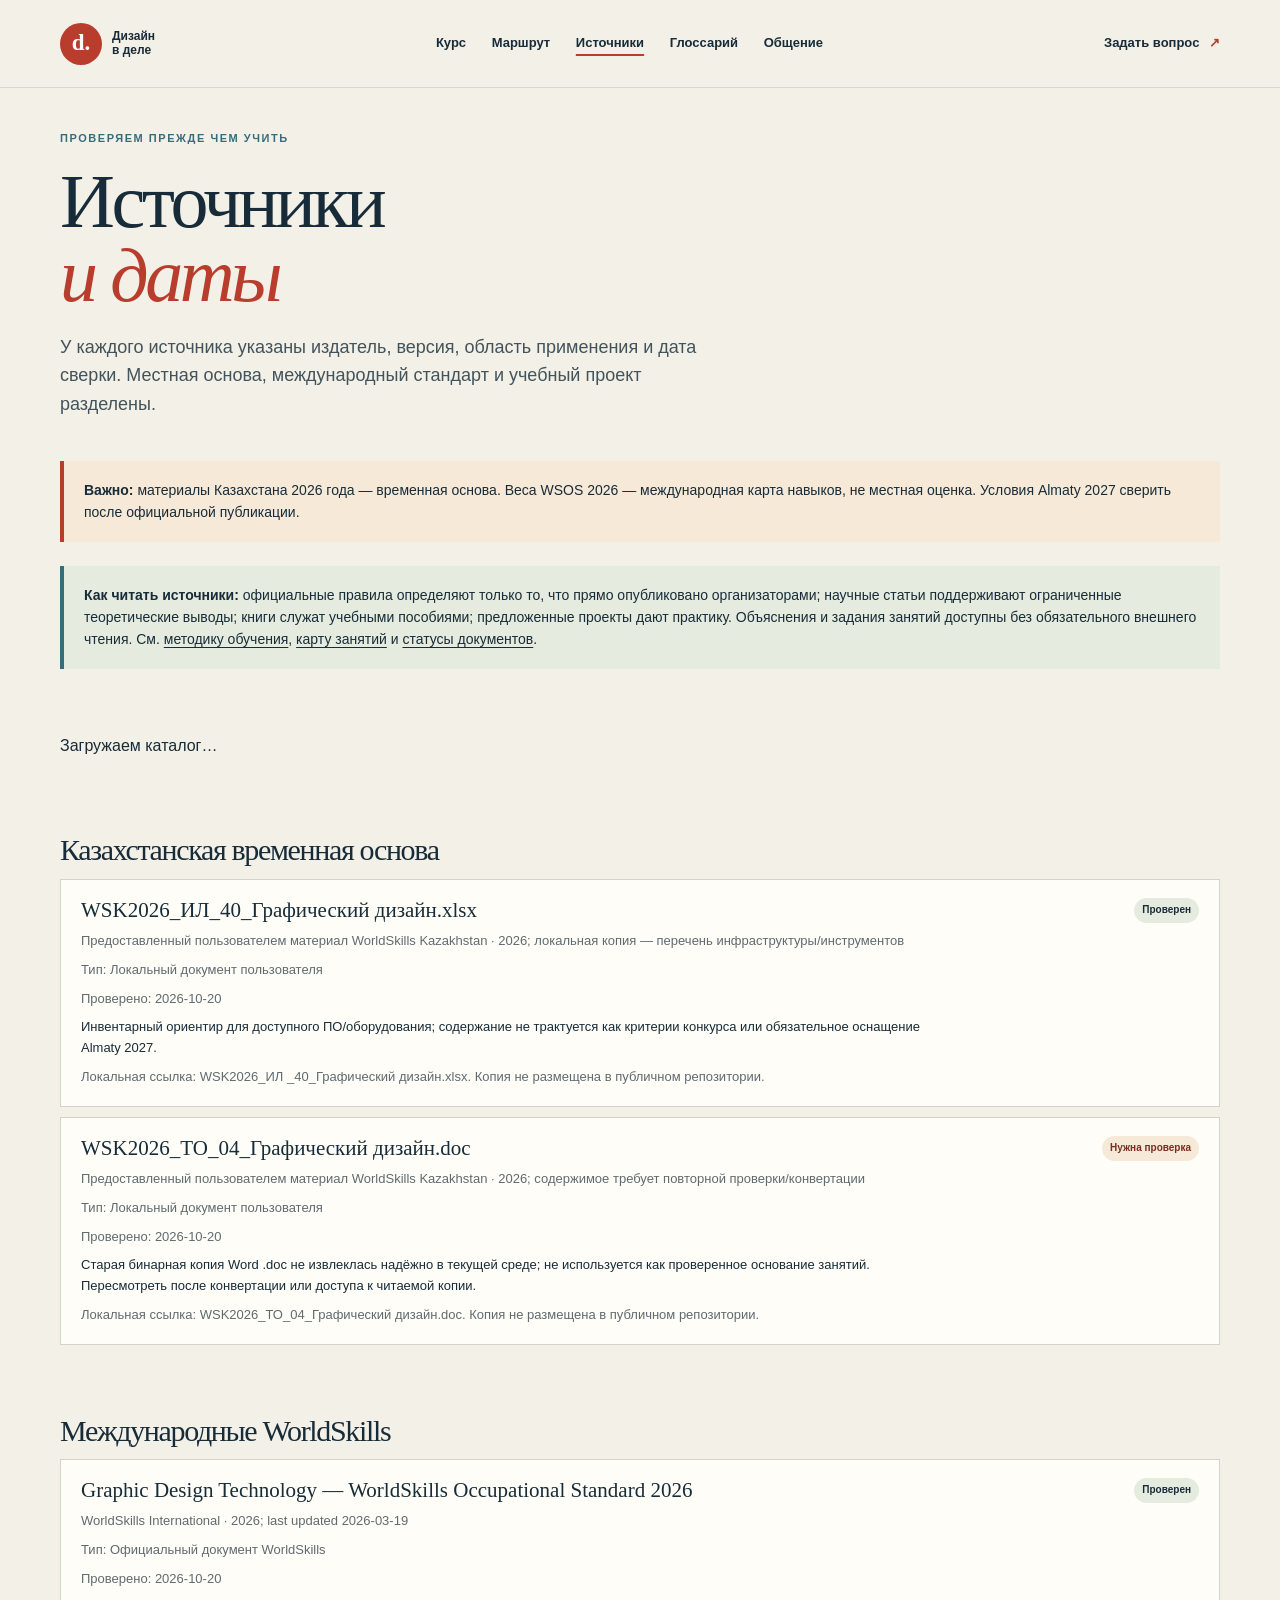
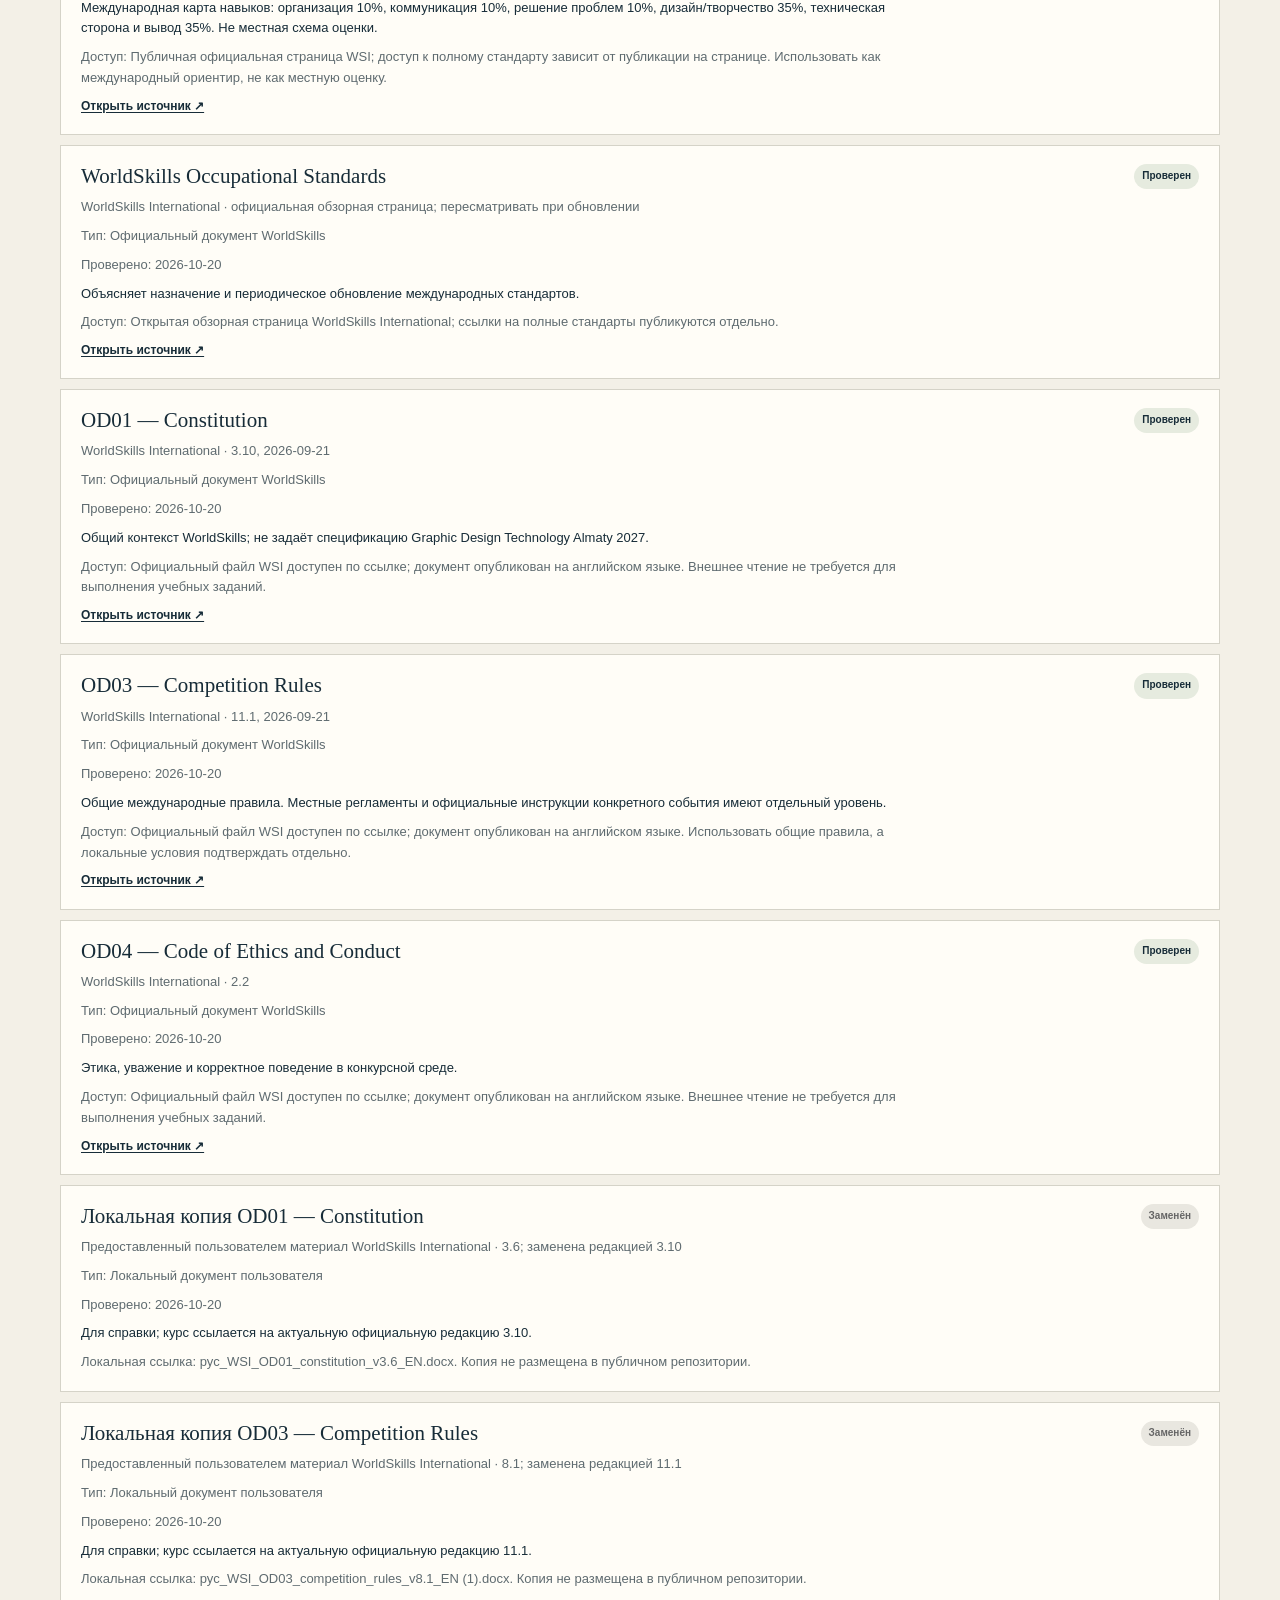
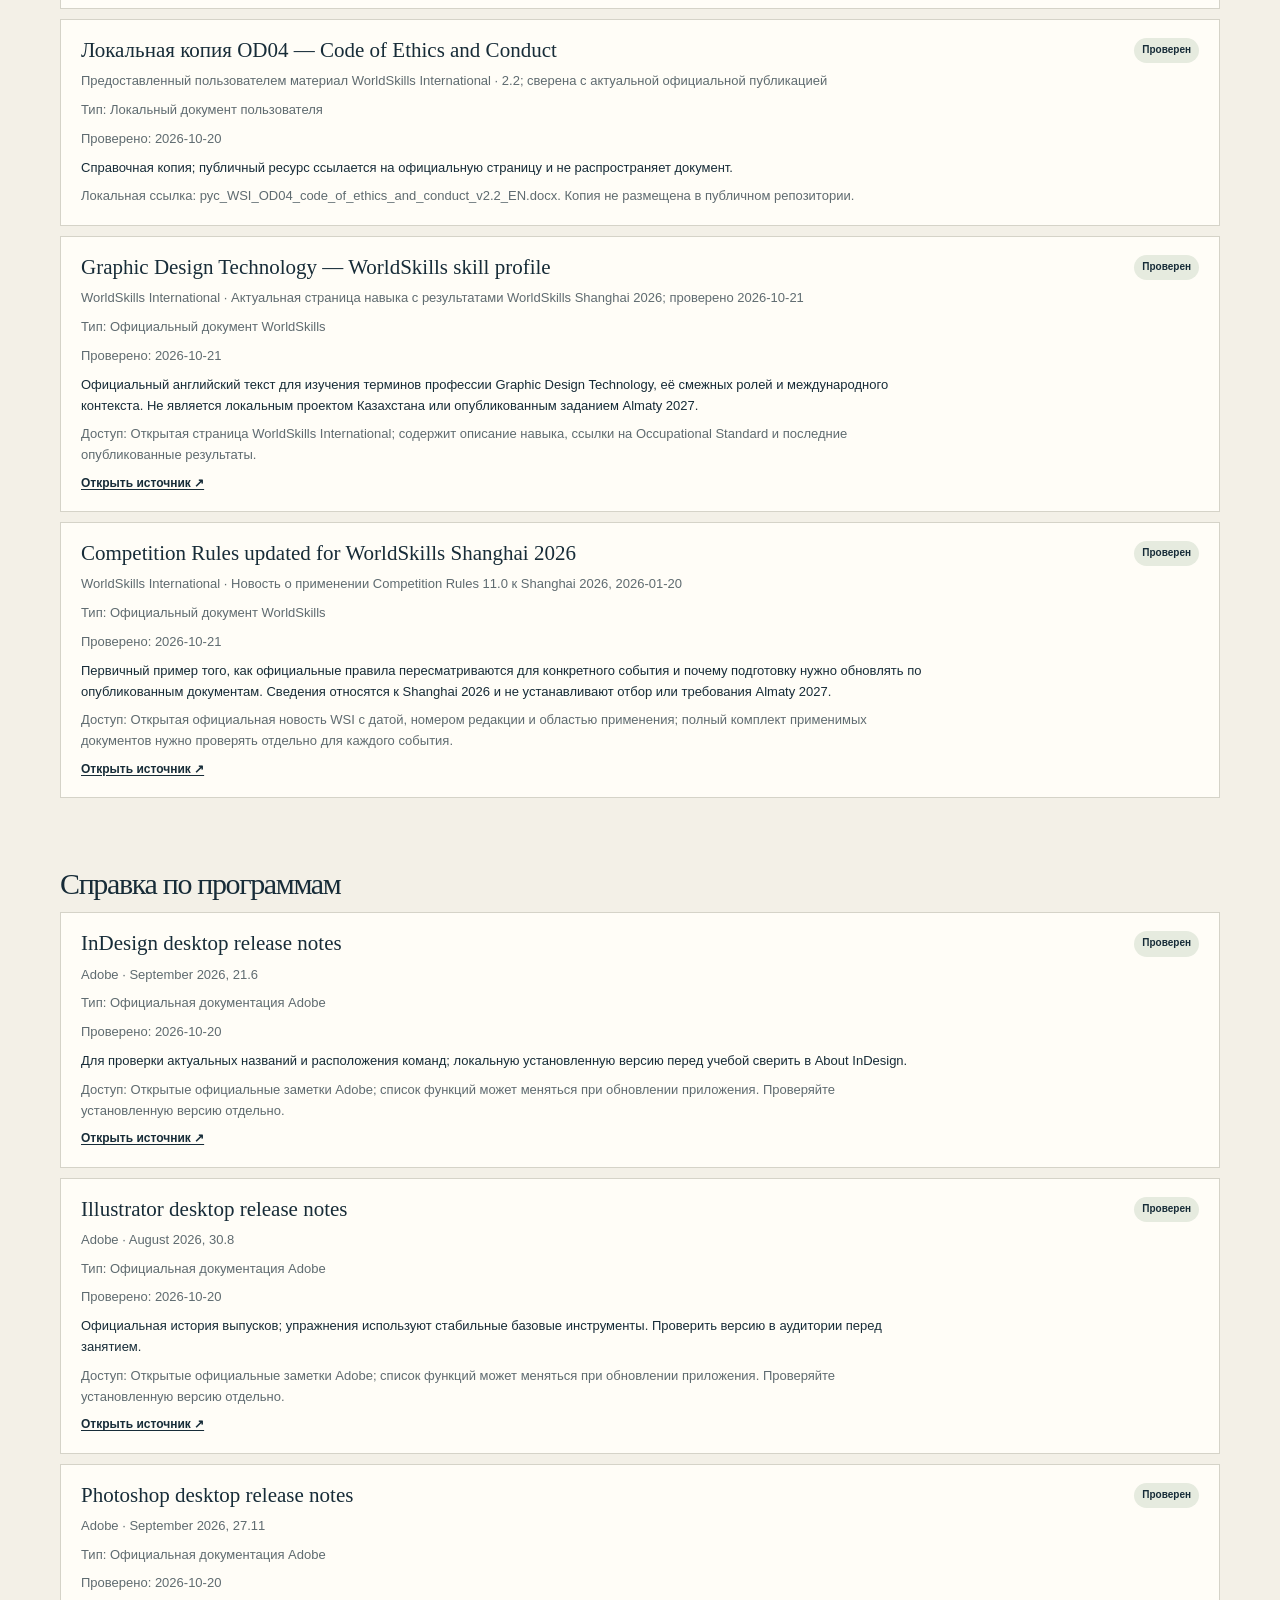
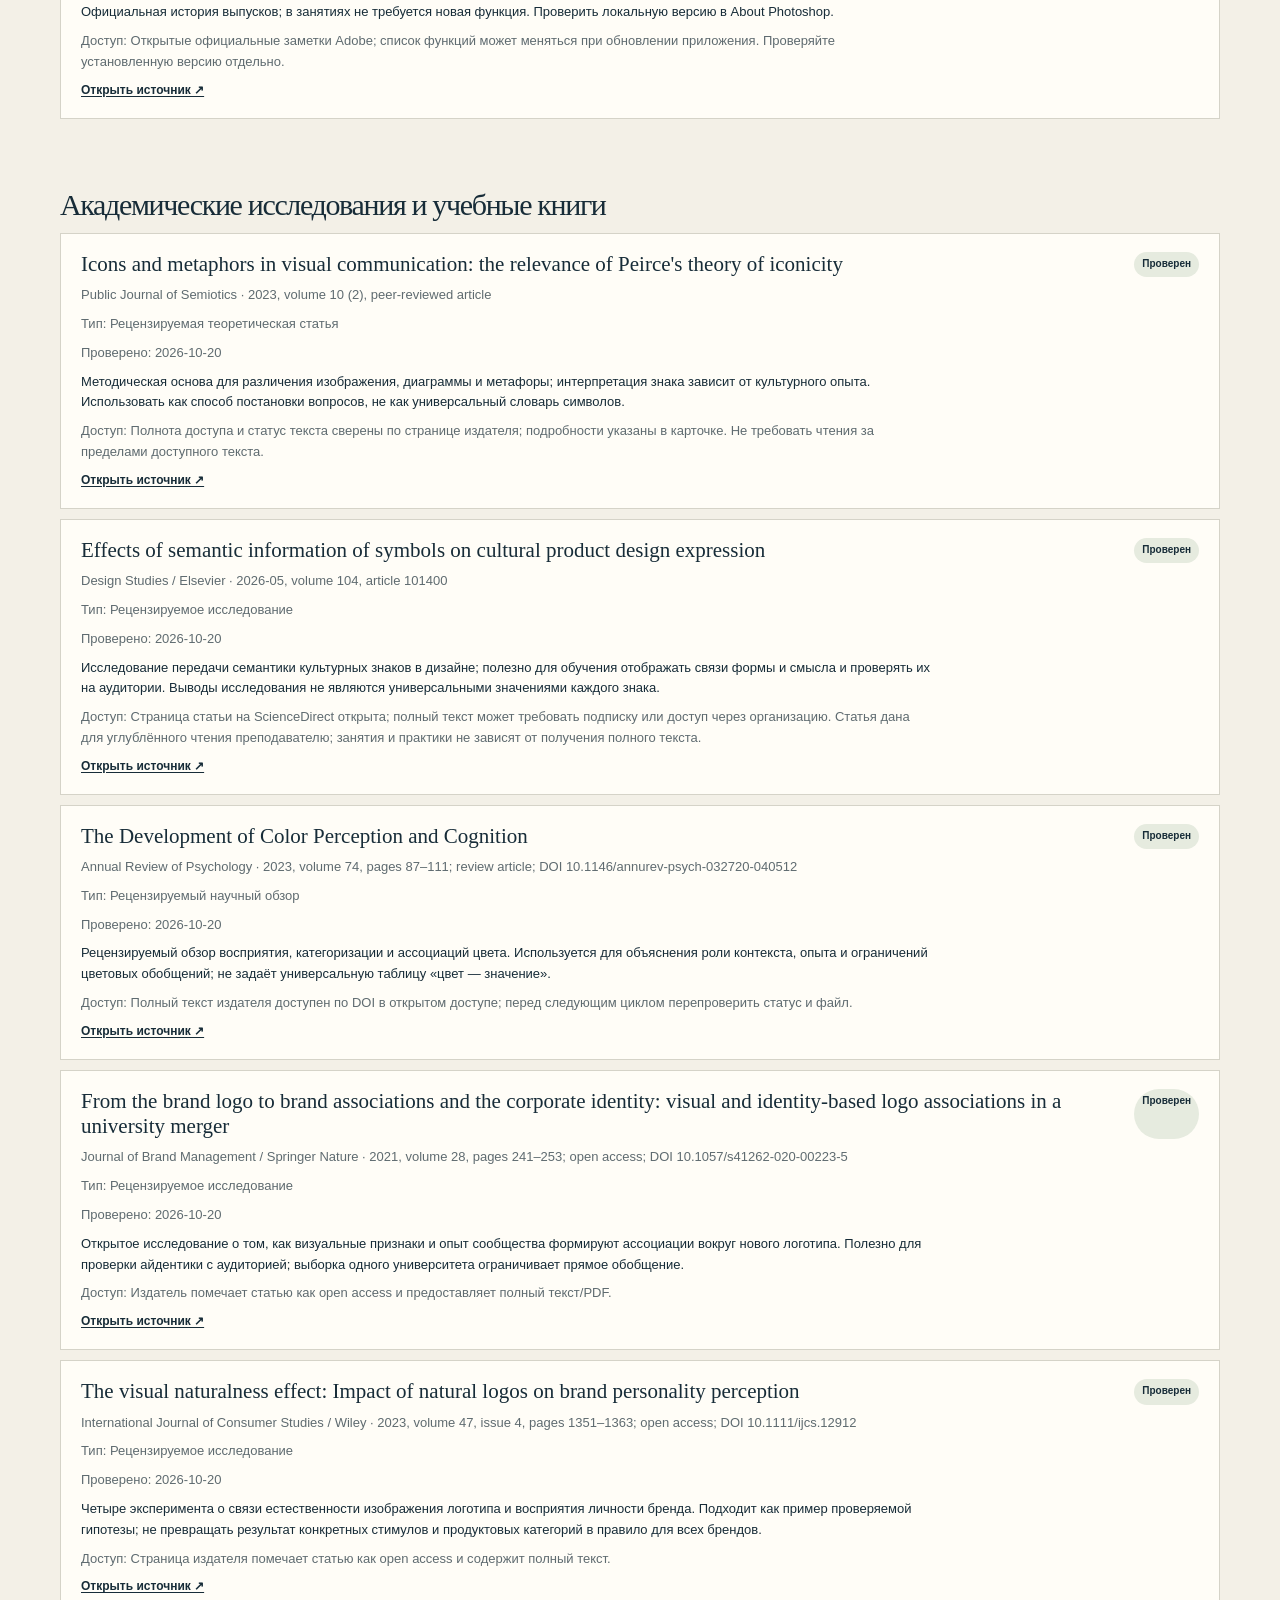
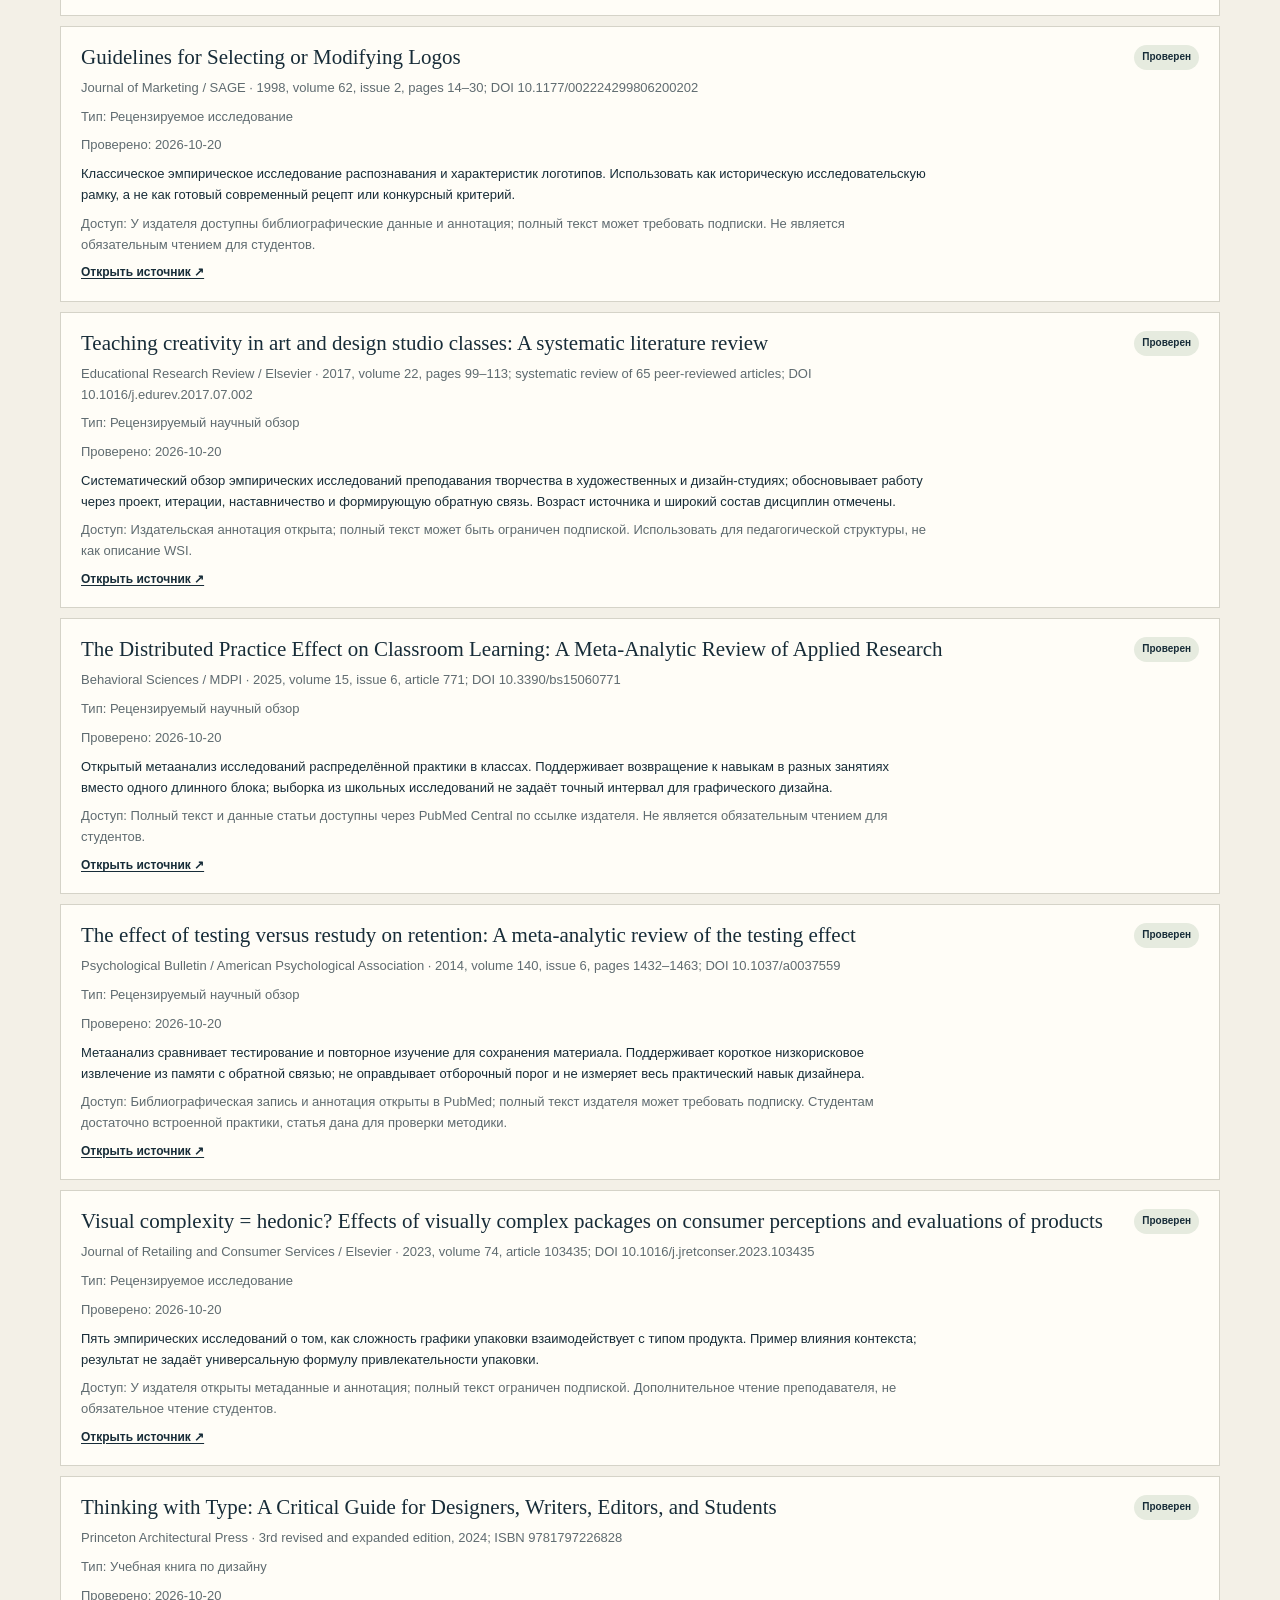
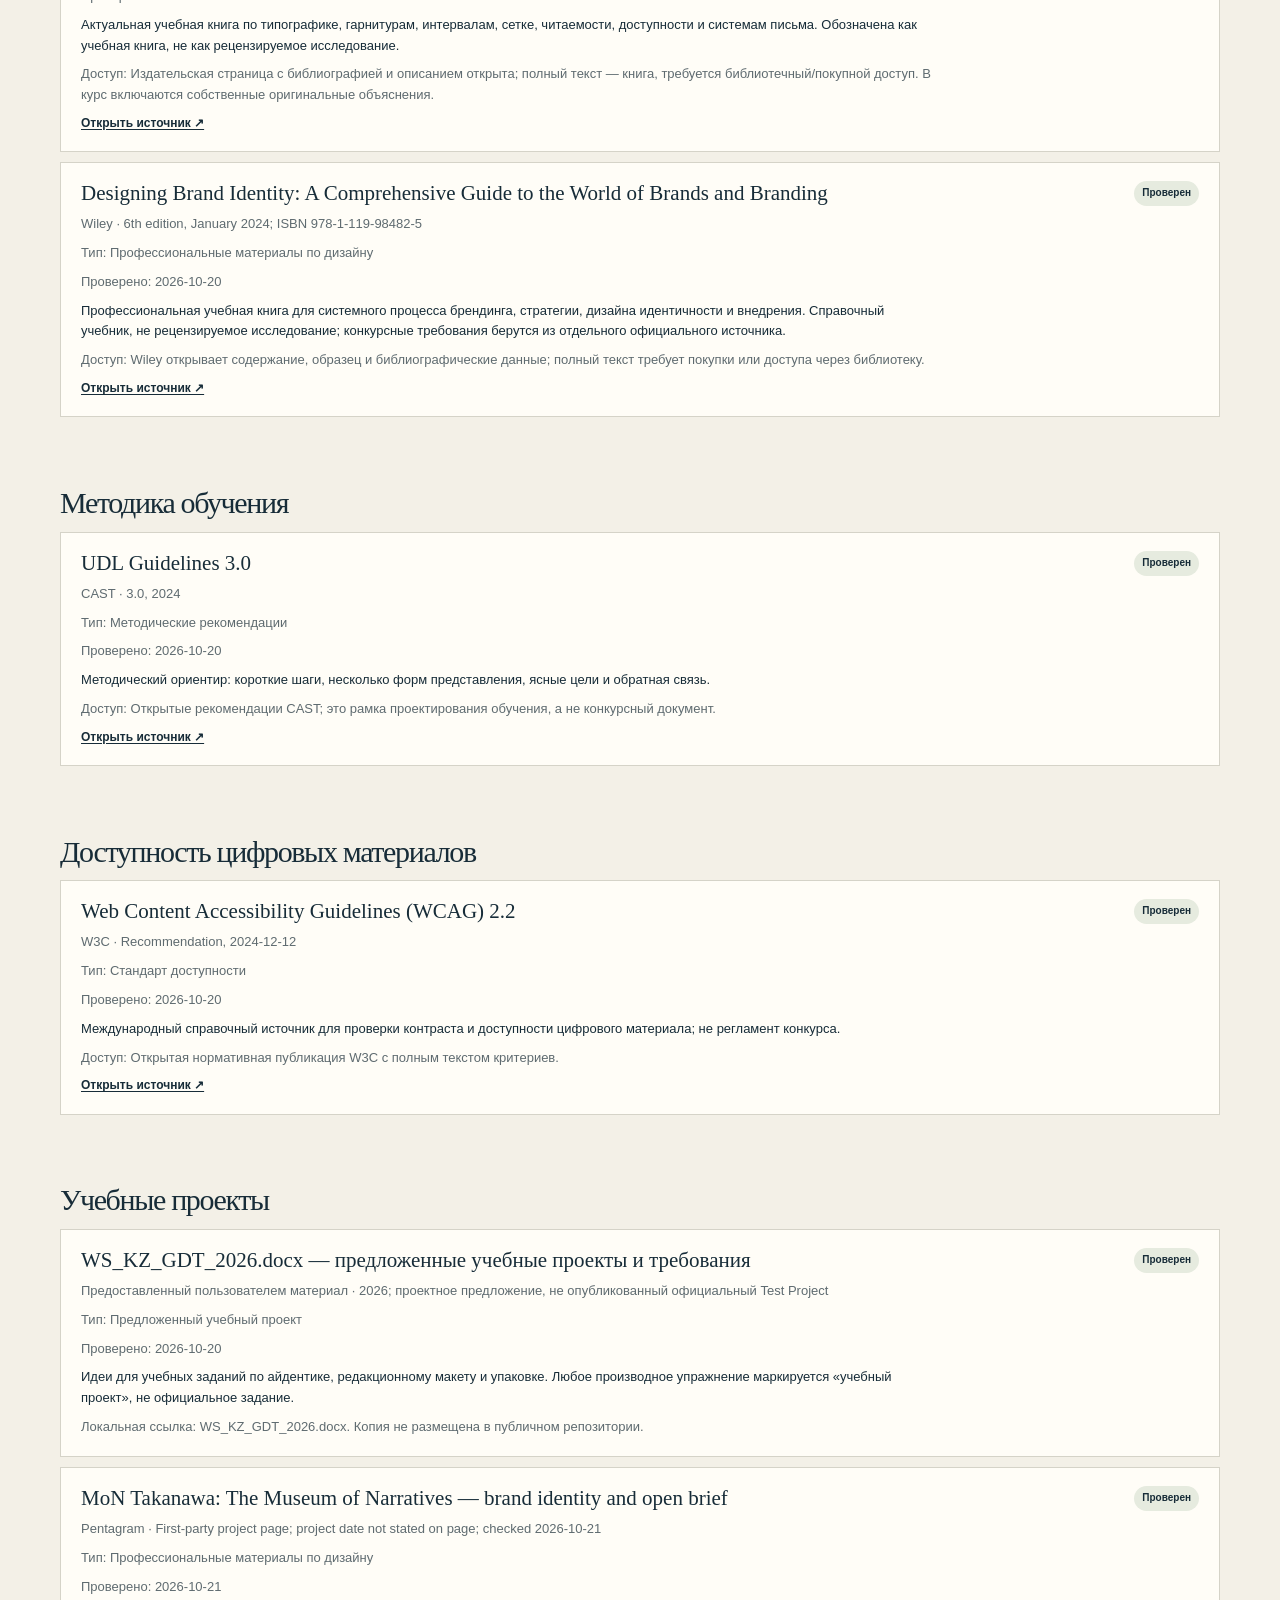
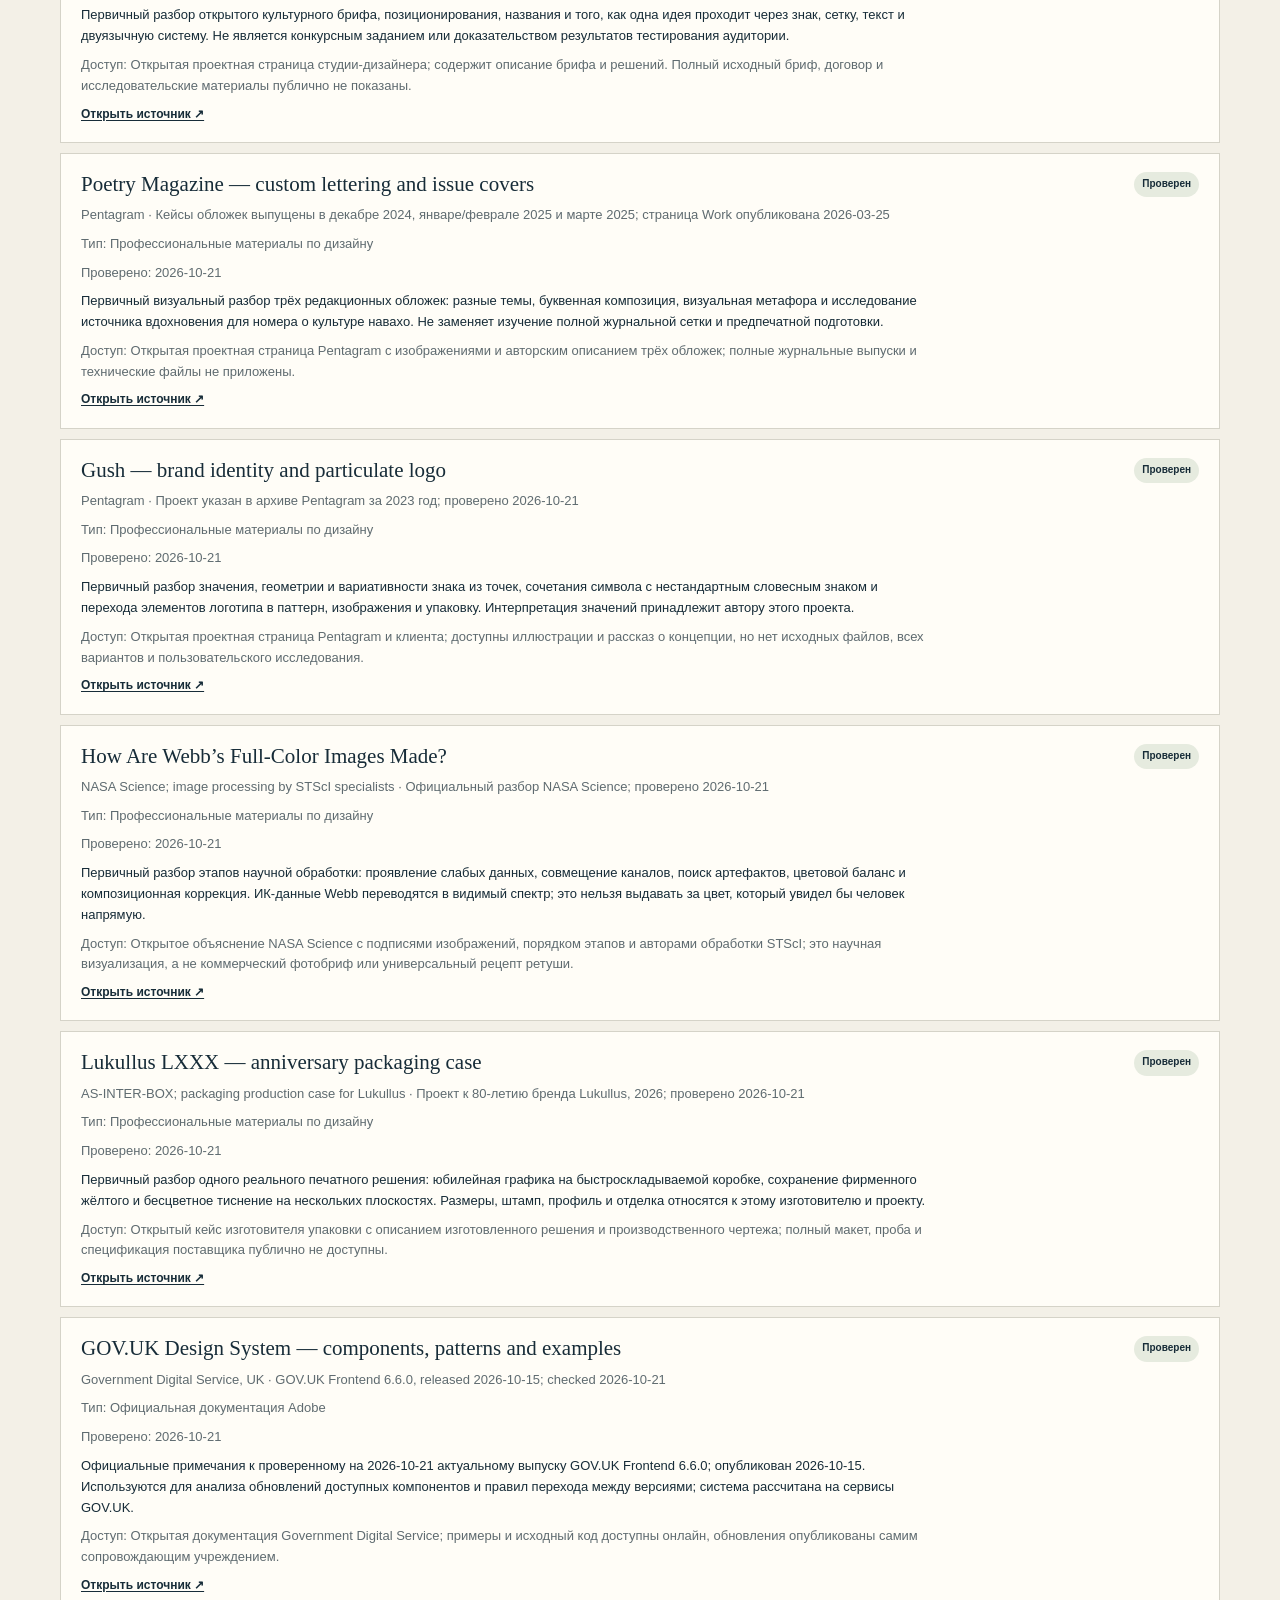
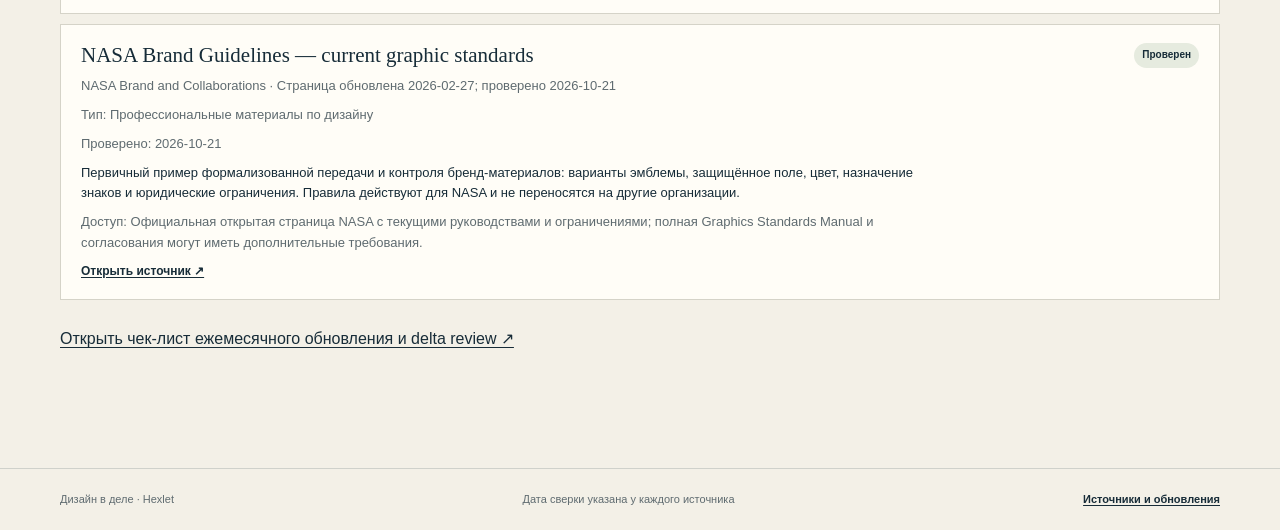
<file: sources.html>
<!doctype html><html lang="ru"><head><meta charset="utf-8"><meta name="viewport" content="width=device-width, initial-scale=1"><meta name="description" content="Интерактивный курс подготовки к WorldSkills Graphic Design Technology."><title>Источники и актуальность — Дизайн в деле</title><link rel="stylesheet" href="assets/css/site.css"><script type="module" src="assets/js/site.js"></script></head><body data-page="sources"><a class="skip-link" href="#main">Перейти к содержанию</a><header class="site-header"><a class="brand" href="index.html"><span class="brand-mark" aria-hidden="true">d.</span><span>Дизайн<br>в деле</span></a><nav class="site-nav" aria-label="Основная навигация"><a href="index.html">Курс</a><a href="timeline.html">Маршрут</a><a href="sources.html" aria-current="page">Источники</a><a href="glossary.html">Глоссарий</a><a href="community.html">Общение</a></nav><a class="header-link" href="community.html">Задать вопрос <span aria-hidden="true">↗</span></a></header><main id="main" class="container page-main"><div class="page-intro"><p class="eyebrow">Проверяем прежде чем учить</p><h1>Источники<br><em>и даты</em></h1><p>У каждого источника указаны издатель, версия, область применения и дата сверки. Местная основа, международный стандарт и учебный проект разделены.</p></div><aside class="notice notice-warning"><strong>Важно:</strong> материалы Казахстана 2026 года — временная основа. Веса WSOS 2026 — международная карта навыков, не местная оценка. Условия Almaty 2027 сверить после официальной публикации.</aside><aside class="notice"><strong>Как читать источники:</strong> официальные правила определяют только то, что прямо опубликовано организаторами; научные статьи поддерживают ограниченные теоретические выводы; книги служат учебными пособиями; предложенные проекты дают практику. Объяснения и задания занятий доступны без обязательного внешнего чтения. См. <a href="docs/course-method.md">методику обучения</a>, <a href="docs/curriculum-map.md">карту занятий</a> и <a href="docs/source-map.md">статусы документов</a>.</aside><div id="source-list" class="source-list" aria-live="polite"><p>Загружаем каталог…</p></div><p class="update-link" id="updates"><a href="docs/source-update-checklist.md">Открыть чек-лист ежемесячного обновления и delta review ↗</a></p></main><footer class="site-footer"><div class="container footer-inner"><span>Дизайн в деле · Hexlet</span><span>Дата сверки указана у каждого источника</span><a href="sources.html">Источники и обновления</a></div></footer></body></html>
</file>
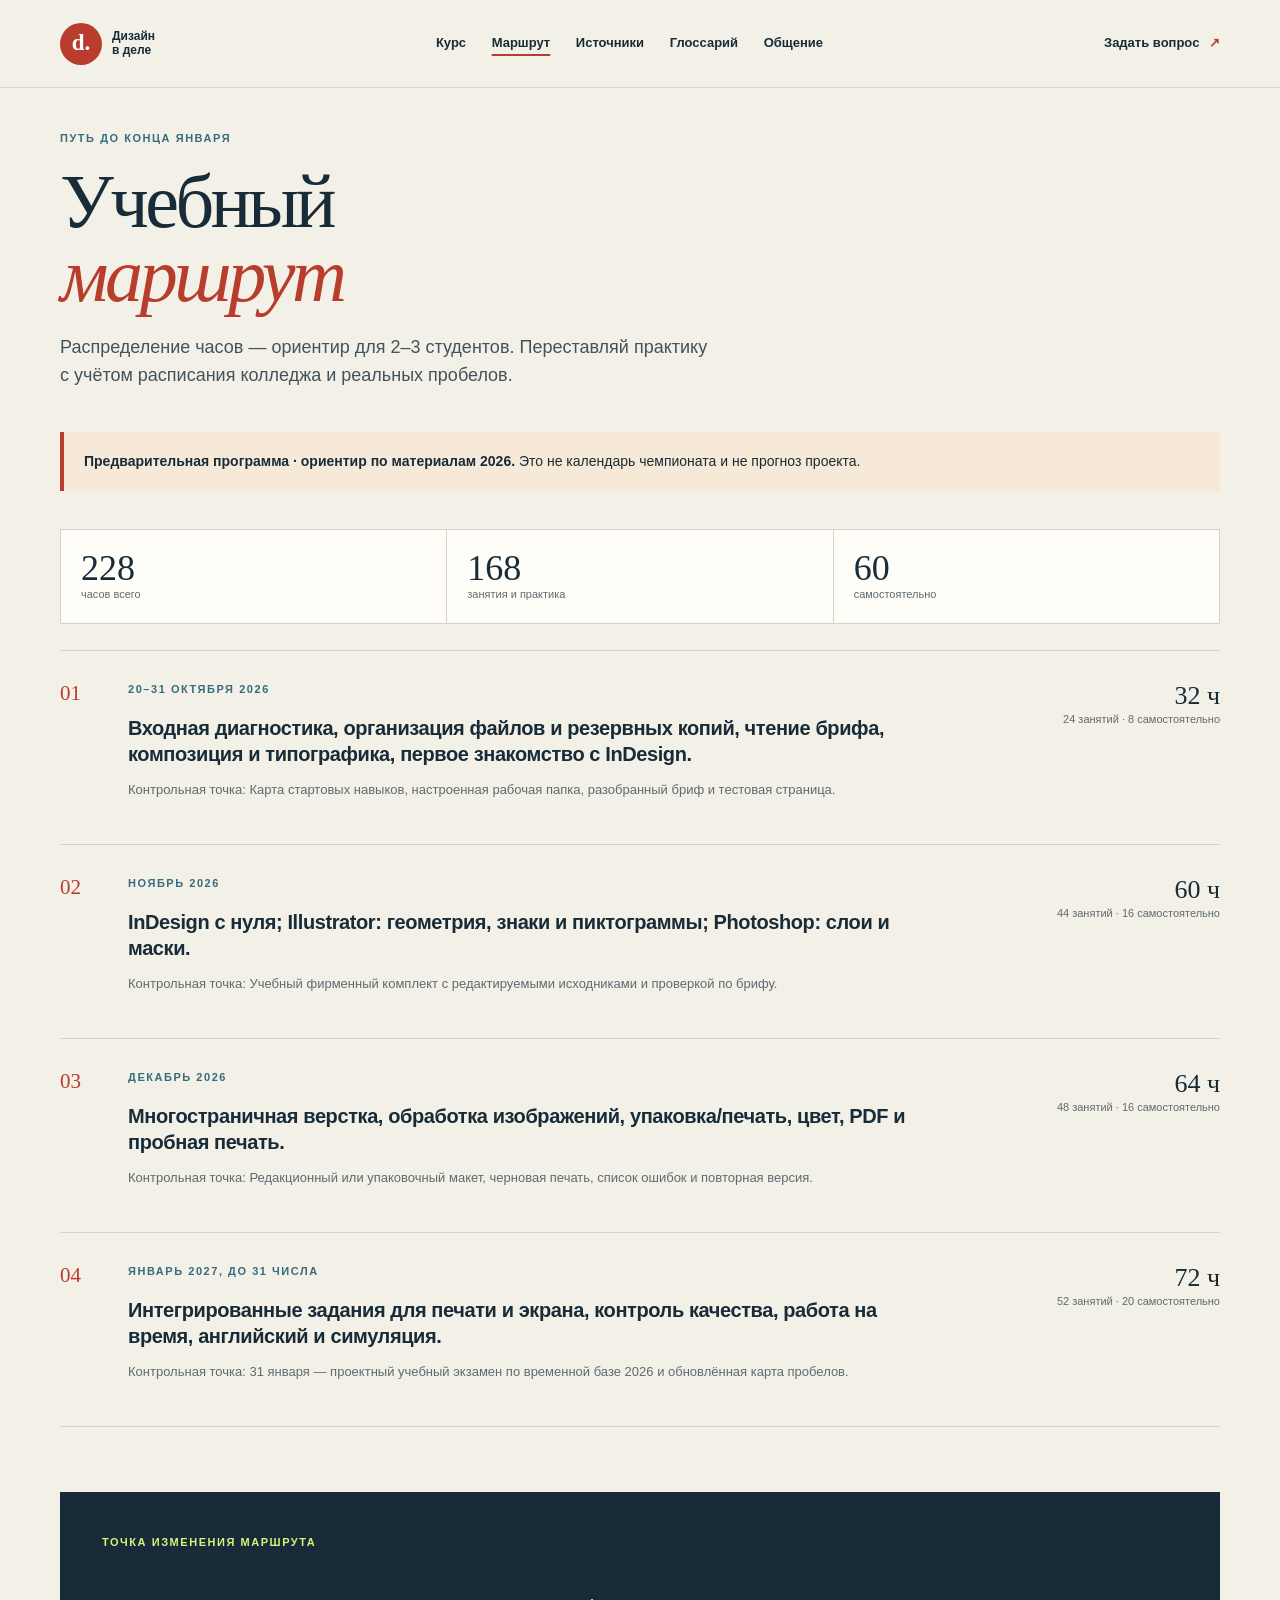
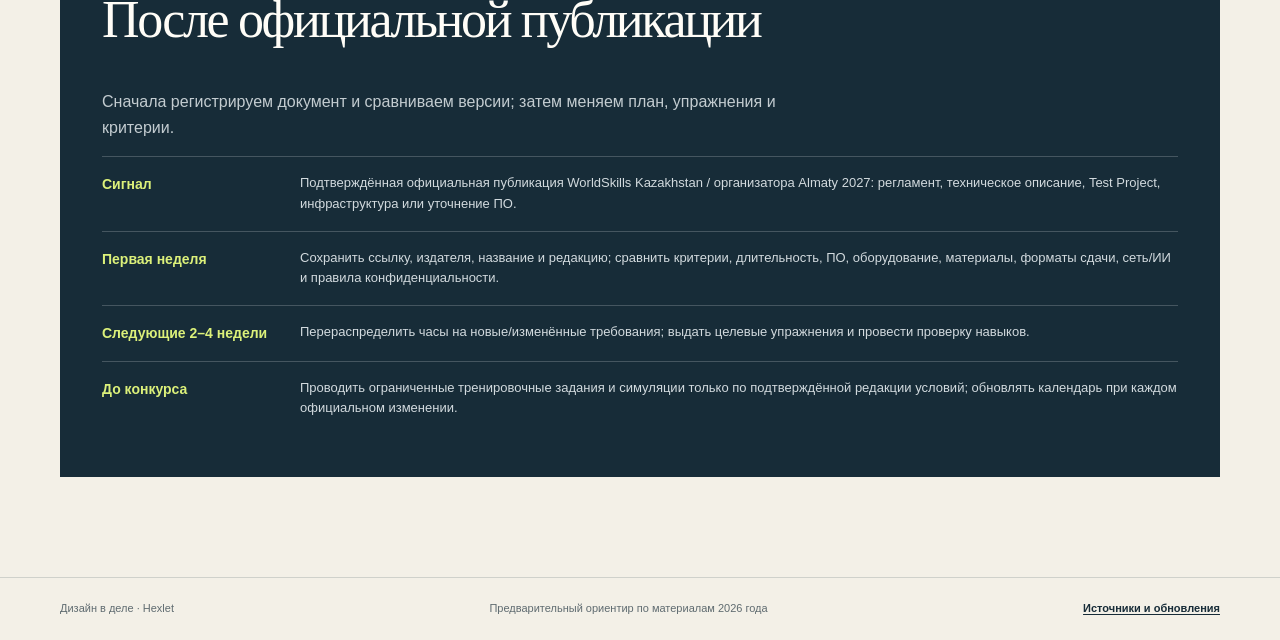
<file: timeline.html>
<!doctype html><html lang="ru"><head><meta charset="utf-8"><meta name="viewport" content="width=device-width, initial-scale=1"><meta name="description" content="Интерактивный курс подготовки к WorldSkills Graphic Design Technology."><title>Учебный маршрут — Дизайн в деле</title><link rel="stylesheet" href="assets/css/site.css"><script type="module" src="assets/js/site.js"></script></head><body data-page="timeline"><a class="skip-link" href="#main">Перейти к содержанию</a><header class="site-header"><a class="brand" href="index.html"><span class="brand-mark" aria-hidden="true">d.</span><span>Дизайн<br>в деле</span></a><nav class="site-nav" aria-label="Основная навигация"><a href="index.html">Курс</a><a href="timeline.html" aria-current="page">Маршрут</a><a href="sources.html">Источники</a><a href="glossary.html">Глоссарий</a><a href="community.html">Общение</a></nav><a class="header-link" href="community.html">Задать вопрос <span aria-hidden="true">↗</span></a></header><main id="main" class="container page-main"><div class="page-intro"><p class="eyebrow">Путь до конца января</p><h1>Учебный<br><em>маршрут</em></h1><p>Распределение часов — ориентир для 2–3 студентов. Переставляй практику с учётом расписания колледжа и реальных пробелов.</p></div><div class="notice notice-warning"><strong>Предварительная программа · ориентир по материалам 2026.</strong> Это не календарь чемпионата и не прогноз проекта.</div><div id="timeline-summary" class="timeline-summary"></div><div id="timeline-phases" class="timeline-list" aria-live="polite"><p>Загружаем периоды…</p></div><section class="adaptation-panel"><p class="eyebrow">Точка изменения маршрута</p><h2>После официальной публикации</h2><p>Сначала регистрируем документ и сравниваем версии; затем меняем план, упражнения и критерии.</p><div id="post-publication"></div></section></main><footer class="site-footer"><div class="container footer-inner"><span>Дизайн в деле · Hexlet</span><span>Предварительный ориентир по материалам 2026 года</span><a href="sources.html">Источники и обновления</a></div></footer></body></html>
</file>
<file: assets/css/site.css>
:root{--ink:#172c38;--paper:#f3f0e7;--white:#fffdf7;--muted:#5f6b70;--line:#d5d3c8;--accent:#b83d2c;--lime:#dcf17a;--blue:#376c7c;--serif:Georgia,"Times New Roman",serif;--sans:Inter,"Segoe UI",Arial,sans-serif;--shadow:0 18px 50px rgba(23,44,56,.09)}*{box-sizing:border-box}html{scroll-behavior:smooth}body{margin:0;background:var(--paper);color:var(--ink);font-family:var(--sans);font-size:16px;line-height:1.6}a{color:inherit;text-underline-offset:.18em}a:hover{color:var(--accent)}button,input,select{font:inherit}.container{width:min(1160px,calc(100% - 48px));margin-inline:auto}.skip-link{position:absolute;left:16px;top:-70px;z-index:20;padding:12px 18px;background:var(--lime);color:var(--ink)}.skip-link:focus{top:16px}.site-header{min-height:88px;padding:16px max(24px,calc((100vw - 1160px)/2));display:flex;align-items:center;justify-content:space-between;gap:26px;border-bottom:1px solid rgba(23,44,56,.13)}.brand{display:flex;align-items:center;gap:10px;text-decoration:none;font-size:12px;font-weight:800;line-height:1.15}.brand-mark{display:grid;place-items:center;width:42px;height:42px;border-radius:50%;background:var(--accent);color:white;font-family:var(--serif);font-size:23px}.site-nav{display:flex;align-items:center;gap:clamp(14px,2vw,30px)}.site-nav a,.header-link{font-size:13px;font-weight:650;text-decoration:none}.site-nav a[aria-current=page]{text-decoration:underline;text-decoration-color:var(--accent);text-decoration-thickness:2px;text-underline-offset:7px}.header-link{border:0;background:none;white-space:nowrap}.header-link span{color:var(--accent);margin-left:6px}.hero{min-height:560px;padding-block:62px 70px;display:grid;grid-template-columns:1fr 1fr;align-items:center;gap:40px}.hero-copy{max-width:590px}.eyebrow{margin:0 0 16px;font-size:11px;font-weight:800;letter-spacing:.14em;text-transform:uppercase;color:var(--blue)}.dot{display:inline-block;width:8px;height:8px;border-radius:50%;margin-right:8px;background:var(--accent)}h1,h2{font-family:var(--serif);font-weight:500;letter-spacing:-.045em;line-height:.98}h1{font-size:clamp(44px,6.1vw,76px);margin:0 0 24px}h1 em,h2 em{color:var(--accent);font-weight:400}.hero-lede{max-width:520px;margin:0 0 28px;color:#3a4d56;font-size:18px}.hero-actions{display:flex;align-items:center;gap:25px;flex-wrap:wrap}.button{display:inline-flex;align-items:center;justify-content:center;gap:18px;padding:13px 18px;border:1px solid transparent;font-weight:750;font-size:13px;text-decoration:none;transition:transform .16s ease}.button-light{background:var(--lime);color:var(--ink)}.button-dark{background:var(--ink);color:var(--white)}.button:hover{transform:translateY(-1px);color:var(--ink);border-color:var(--ink)}.text-link{font-size:13px;font-weight:750;text-decoration:none}.hero-note{margin:34px 0 0;font-size:12px;color:var(--muted)}.hero-note strong{color:var(--ink)}.hero-art{position:relative;min-height:420px;overflow:hidden;background-color:#e6e2d7;background-image:linear-gradient(rgba(23,44,56,.08) 1px,transparent 1px),linear-gradient(90deg,rgba(23,44,56,.08) 1px,transparent 1px);background-size:44px 44px}.art-word{position:absolute;top:24px;left:30px;font:700 clamp(40px,5vw,58px) var(--serif);letter-spacing:-.06em}.art-side{position:absolute;right:18px;top:125px;writing-mode:vertical-rl;font-size:14px;letter-spacing:.11em}.art-card{position:absolute;left:12%;top:34%;width:41%;height:43%;padding:20px;background:var(--lime);box-shadow:var(--shadow);transform:rotate(-6deg);z-index:2;font-size:14px}.art-card b{display:block;margin-top:55px;font:clamp(27px,3vw,41px)/.98 var(--serif)}.art-disc{position:absolute;width:165px;height:165px;right:15%;top:31%;border-radius:50%;background:var(--accent);mix-blend-mode:multiply}.art-caption{position:absolute;bottom:14px;left:18px;font-size:8px;font-weight:800;letter-spacing:.12em}.provisional-strip{background:var(--lime)}.strip-inner{display:flex;align-items:center;gap:18px;min-height:82px}.strip-inner>span{display:grid;place-items:center;flex:0 0 34px;width:34px;height:34px;border:1px solid var(--ink);border-radius:50%}.strip-inner p{margin:0;flex:1;font-size:13px}.strip-inner a{font-size:12px;font-weight:800;white-space:nowrap}.section{padding-block:96px}.section-heading{display:grid;grid-template-columns:1fr .7fr;align-items:end;gap:50px;margin-bottom:38px}.section-heading h2,.feature-band h2,.next-step h2{font-size:clamp(38px,5vw,60px);margin:0}.section-intro{max-width:440px;margin:0 0 5px;color:var(--muted)}.module-grid{display:grid;grid-template-columns:repeat(3,1fr);gap:14px}.module-card{position:relative;min-height:215px;padding:22px;background:var(--white);border:1px solid rgba(23,44,56,.1);text-decoration:none;transition:transform .16s ease,box-shadow .16s ease}.module-card:hover{transform:translateY(-3px);box-shadow:var(--shadow);color:var(--ink)}.module-card-top{display:flex;justify-content:space-between;margin-bottom:30px}.module-index{font:17px var(--serif);color:var(--accent)}.module-hours{font-size:11px;font-weight:750;color:var(--muted)}.module-card-title{display:block;max-width:270px;margin-bottom:9px;font:24px/1.05 var(--serif)}.module-card-summary{display:block;color:var(--muted);font-size:13px;line-height:1.45}.module-card-arrow{position:absolute;right:19px;bottom:18px;color:var(--accent);font-size:19px}.dark-section{background:var(--ink);color:var(--white)}.dark-section .eyebrow,.dark-section h2 em{color:var(--lime)}.feature-band{display:grid;grid-template-columns:.85fr 1.15fr;gap:100px}.dark-section .eyebrow{color:var(--lime)}.dark-section h2 em{color:var(--lime)}.learning-steps{display:grid}.learning-steps article{display:grid;grid-template-columns:42px 1fr;column-gap:18px;padding:18px 0;border-top:1px solid rgba(255,255,255,.25)}.learning-steps article>span{grid-row:span 2;color:var(--lime);font:18px var(--serif)}.learning-steps h3{margin:0 0 5px;font-size:17px}.learning-steps p{margin:0;color:#c3ccd0;font-size:13px}.next-step{display:flex;justify-content:space-between;align-items:center;gap:40px}.next-step p:last-child{max-width:520px;margin:16px 0 0;color:var(--muted)}.site-footer{border-top:1px solid rgba(23,44,56,.16);padding:22px 0;color:var(--muted);font-size:11px}.footer-inner{display:flex;justify-content:space-between;align-items:center;gap:20px}.footer-inner a{color:var(--ink);font-weight:700}.page-main{min-height:70vh;padding-block:42px 100px}.breadcrumbs{display:flex;gap:10px;margin-bottom:35px;font-size:12px;color:var(--muted)}.breadcrumbs a{text-decoration:none;color:var(--ink)}.module-content>h1{max-width:850px;font-size:clamp(42px,6vw,72px)}.module-description{max-width:760px;font-size:19px;color:#3a4d56}.skill-chips{display:flex;flex-wrap:wrap;gap:8px;padding:0;list-style:none}.skill-chips li{padding:6px 10px;border:1px solid var(--line);border-radius:40px;font-size:11px}.card-kicker{font-size:11px;font-weight:800;letter-spacing:.1em;text-transform:uppercase;color:var(--blue)}.worked-example{display:grid;grid-template-columns:minmax(180px,.55fr) 1fr;gap:5px 25px}.worked-example h4{grid-column:1/-1}.worked-example img{grid-row:span 2;width:100%;height:auto;border:1px solid var(--line)}.page-intro{max-width:730px;margin-bottom:42px}.page-intro h1{font-size:clamp(44px,6.5vw,76px);margin-bottom:20px}.page-intro>p:last-child{max-width:650px;margin-bottom:0;color:#42535b;font-size:18px}.notice{margin:24px 0;padding:18px 20px;border-left:4px solid var(--blue);background:#e6ebdf;font-size:14px}.notice-warning{border-color:var(--accent);background:#f7e9d8}.source-list{display:grid;gap:36px;margin-top:48px}.source-group h2{font-size:30px;margin-bottom:14px}.source-card{display:grid;gap:8px;margin:10px 0;padding:18px 20px;background:var(--white);border:1px solid var(--line)}.source-head{display:flex;justify-content:space-between;gap:20px}.source-head h3{margin:0;font:21px/1.2 var(--serif)}.source-card p{max-width:850px;margin:0;font-size:13px}.source-meta{color:var(--muted)}.status-badge{padding:4px 8px;border-radius:30px;background:#e6ebdf;font-size:10px;font-weight:800}.status-check .status-badge{background:#f7e9d8;color:#762f1f}.status-replaced .status-badge{background:#e9e7e0;color:#666}.source-card>a{font-size:12px;font-weight:750}.glossary-list{display:grid;grid-template-columns:repeat(2,1fr);gap:10px;margin-top:30px}.glossary-entry{padding:20px;background:var(--white);border:1px solid var(--line)}.glossary-entry h2{margin:0 0 3px;font-size:23px}.glossary-entry p{margin:0;font-size:13px;color:#42535b}.glossary-entry .translation{margin-bottom:9px;color:var(--accent);font-weight:750}.search-label{display:grid;gap:8px;max-width:540px;font-size:12px;font-weight:800}.search-label input,.search-label select{width:100%;min-height:46px;padding:10px 13px;border:1px solid var(--line);background:var(--white);color:var(--ink)}.community-cards{display:grid;grid-template-columns:repeat(2,1fr);gap:14px;margin-top:38px}.community-card{padding:30px;background:var(--white);border:1px solid var(--line)}.community-card-accent{background:var(--blue);color:white}.community-card-accent .card-kicker{color:var(--lime)}.community-card h2{font-size:34px;margin:18px 0 12px}.community-card p{min-height:70px;font-size:14px;color:#52616a}.community-card-accent p{color:#e2ecef}.compact-section{padding-block:60px}.question-template{max-width:650px;padding:20px 24px;background:var(--white);border:1px dashed var(--blue)}.question-template p{margin:0;padding:7px 0;border-bottom:1px solid var(--line);font-size:13px;color:var(--muted)}.timeline-summary{display:grid;grid-template-columns:repeat(3,1fr);gap:1px;margin:38px 0 26px;background:var(--line);border:1px solid var(--line)}.timeline-summary div{display:flex;flex-direction:column;padding:20px;background:var(--white)}.timeline-summary strong{font:36px/1 var(--serif)}.timeline-summary span{font-size:11px;color:var(--muted)}.timeline-list{border-top:1px solid var(--line)}.timeline-card{display:grid;grid-template-columns:50px 1fr minmax(150px,.36fr);gap:18px;padding:30px 0;border-bottom:1px solid var(--line)}.timeline-number{color:var(--accent);font:21px var(--serif)}.timeline-body .eyebrow{margin-bottom:8px}.timeline-body h2{font:720 20px/1.3 var(--sans);letter-spacing:-.02em;margin-bottom:12px}.checkpoint{color:var(--muted);font-size:13px}.checkpoint strong{color:var(--ink)}.timeline-hours{display:flex;flex-direction:column;align-items:flex-end;text-align:right}.timeline-hours strong{font:26px var(--serif)}.timeline-hours span{font-size:11px;color:var(--muted)}.adaptation-panel{margin-top:65px;padding:clamp(22px,4vw,42px);background:var(--ink);color:var(--white)}.adaptation-panel>.eyebrow{color:var(--lime)}.adaptation-panel h2{font-size:clamp(34px,5vw,52px)}.adaptation-panel>p:not(.eyebrow){max-width:750px;color:#c3ccd0}.adaptation-step{display:grid;grid-template-columns:180px 1fr;gap:18px;border-top:1px solid rgba(255,255,255,.2);padding:16px 0}.adaptation-step h3{margin:0;color:var(--lime);font-size:14px}.adaptation-step p{margin:0;font-size:13px;color:#d2dade}.print-brief{margin-top:24px;padding:20px 0;border-top:1px solid var(--line);break-inside:avoid}.print-brief h3{font:24px var(--serif)}.print-only{display:none}.focus-visible:focus,a:focus-visible,button:focus-visible,input:focus-visible,select:focus-visible{outline:3px solid var(--accent);outline-offset:3px}
@media(max-width:850px){.site-header{flex-wrap:wrap;padding:14px 24px}.site-nav{order:3;width:100%;overflow-x:auto;padding:8px 0 2px}.site-nav a{white-space:nowrap}.hero{grid-template-columns:1fr;padding-block:48px;gap:36px}.hero-art{min-height:360px}.section-heading{grid-template-columns:1fr;gap:20px}.feature-band{grid-template-columns:1fr;gap:42px}.module-grid{grid-template-columns:repeat(2,1fr)}.timeline-card{grid-template-columns:42px 1fr}.timeline-hours{grid-column:2;align-items:flex-start;text-align:left}}
@media(max-width:560px){.container{width:calc(100% - 32px)}.site-header{padding-inline:16px;gap:14px}.brand{font-size:10px}.brand-mark{width:36px;height:36px}.header-link{font-size:11px}.site-nav{gap:19px}.site-nav a{font-size:12px}.hero{min-height:0;padding-block:42px}.hero-lede{font-size:16px}.hero-art{min-height:300px}.art-card{left:8%;width:48%;height:44%;padding:14px}.art-card b{margin-top:34px}.art-disc{width:125px;height:125px;right:8%}.strip-inner{padding-block:15px;align-items:flex-start}.strip-inner p{font-size:12px}.strip-inner a{display:none}.section{padding-block:68px}.module-grid,.glossary-list,.community-cards{grid-template-columns:1fr}.module-card{min-height:180px}.module-card-top{margin-bottom:18px}.next-step{align-items:flex-start;flex-direction:column}.page-main{padding-top:28px}.page-intro>p:last-child{font-size:16px}.community-card p{min-height:0;margin-bottom:24px}.timeline-summary{grid-template-columns:1fr}.timeline-summary div{padding:14px 18px}.timeline-summary strong{font-size:28px}.timeline-card{grid-template-columns:30px 1fr;gap:10px;padding:22px 0}.timeline-body h2{font-size:17px}.adaptation-step{grid-template-columns:1fr;gap:5px}.worked-example{grid-template-columns:1fr}.worked-example img{grid-row:auto;max-width:480px}.footer-inner{display:grid;grid-template-columns:1fr 1fr;gap:10px}.footer-inner a{grid-column:1/-1}.source-head{display:block}.status-badge{display:inline-block;margin-top:8px}}
@media print{body{background:white;color:#111;font-size:11pt}.site-header,.site-footer,.skip-link,.search-label,.button{display:none!important}.container,.page-main{width:100%;max-width:none;padding:0;margin:0}.page-intro{margin:0 0 20px}.page-intro h1{font-size:30pt}.notice{border:1px solid #999;background:white;padding:10px}.print-only{display:block;margin-top:25px;border-top:1px solid #777;padding-top:10px;font-size:9pt}}
@media(prefers-reduced-motion:reduce){html{scroll-behavior:auto}*,*::before,*::after{transition-duration:.01ms!important;animation-duration:.01ms!important}}
.quiz-block{margin-top:28px;border-top:1px solid var(--line);padding-top:17px}.quiz-block summary{font-weight:800;cursor:pointer}.quiz-question{max-width:760px;padding:18px 0;border-bottom:1px solid var(--line)}.quiz-question fieldset{border:0;padding:0;margin:0}.quiz-question legend{margin-bottom:12px;font-weight:700}.quiz-option{display:flex;align-items:flex-start;gap:10px;padding:8px 10px;margin:5px 0;background:var(--paper);font-size:13px;cursor:pointer}.quiz-option input{margin-top:4px;accent-color:var(--blue)}.quiz-check{margin-top:10px;cursor:pointer}.quiz-feedback{min-height:1.6em;margin:10px 0 0;font-size:13px;color:var(--blue)}

.course-time-note{max-width:760px;margin:16px 0 22px;padding:12px 16px;border-left:4px solid var(--blue);background:#e6ebdf;font-size:13px;color:var(--ink)}

.session-list{display:grid;gap:28px;margin-top:42px}.session-card{padding:clamp(20px,4vw,42px);background:var(--white);border:1px solid var(--line)}.session-heading{padding-bottom:18px;border-bottom:1px solid var(--line)}.session-heading h2{max-width:840px;margin:8px 0 0;font:500 clamp(29px,4vw,42px)/1.08 var(--serif);letter-spacing:-.035em}.teaching-blocks{display:grid;grid-template-columns:repeat(3,minmax(0,1fr));gap:14px;margin:24px 0 30px}.teaching-block{min-width:0;padding:22px 22px 18px;background:var(--paper);border-top:3px solid var(--blue)}.teaching-block-number{display:block;margin-bottom:12px;color:var(--accent);font:17px var(--serif)}.teaching-block h3{margin:0 0 12px;font:700 18px/1.25 var(--sans)}.teaching-block p,.session-part p,.session-adaptation p,.session-sources p{max-width:76ch;margin:0 0 12px;font-size:15px;line-height:1.72}.teaching-block p:last-child,.session-part p:last-child,.session-adaptation p:last-child,.session-sources p:last-child{margin-bottom:0}.process-visual{margin:32px 0;padding:18px;background:#f7f4ed;border:1px solid var(--line)}.process-visual img{display:block;width:100%;height:auto}.process-visual figcaption{max-width:76ch;margin:12px auto 0;color:var(--muted);font-size:13px;line-height:1.55}.session-part,.session-adaptation,.session-sources{margin-top:28px;padding-top:20px;border-top:1px solid var(--line)}.session-part h3,.session-adaptation h3{margin:0 0 12px;font:700 20px/1.25 var(--sans)}.worked-example{display:grid;grid-template-columns:minmax(220px,.72fr) minmax(260px,1.28fr);align-items:start;gap:15px 26px}.worked-example h3{grid-column:1/-1;margin-bottom:0}.worked-example img{grid-row:span 2;display:block;width:100%;height:auto;max-height:440px;object-fit:contain;background:#f7f4ed}.session-adaptation{padding:22px;background:#e6ebdf;border-top:0;border-left:4px solid var(--blue)}.session-adaptation h3{color:var(--blue)}.session-adaptation-list{margin-top:12px}.session-adaptation-list h3{font-size:15px}.session-adaptation-list ul,.session-part ul{padding-left:22px}.session-adaptation-list li,.session-part li{margin:5px 0;font-size:14px}.session-sources{padding:18px 20px;background:#f7f4ed;border:1px solid var(--line)}.session-sources summary{font-weight:800;cursor:pointer}.source-reference-list{display:grid;gap:18px;padding-left:22px}.source-reference-list li{padding-left:4px}.source-reference-list li>a,.source-reference-list li>strong{display:block;font-weight:750}.source-reference-list .source-meta{display:block;margin:5px 0;color:var(--muted);font-size:12px}.source-reference-list p{margin:7px 0;font-size:13px}
@media(max-width:900px){.teaching-blocks{grid-template-columns:1fr}.teaching-block{padding:20px 22px}.session-card{padding:24px}}
@media(max-width:560px){.session-card{padding:18px}.session-heading h2{font-size:30px}.teaching-blocks{gap:10px;margin-block:18px 24px}.teaching-block{padding:17px}.teaching-block p,.session-part p,.session-adaptation p,.session-sources p{font-size:14px}.process-visual{padding:8px;margin-inline:-4px}.worked-example{grid-template-columns:1fr}.worked-example h3{grid-column:auto}.worked-example img{grid-row:auto;max-height:360px}.session-sources{padding:15px}}
@media print{.session-list{display:block}.session-card{margin:0 0 20px;padding:0;border:0}.teaching-blocks{display:block;margin:12px 0}.teaching-block{padding:12px 0;background:white;border:0;border-top:1px solid #999;break-inside:avoid}.teaching-block p,.session-part p,.session-adaptation p,.session-sources p{font-size:10pt;line-height:1.45}.process-visual{break-inside:avoid;padding:8px;background:white}.session-sources{break-before:avoid;padding:10px;background:white}.session-sources:not([open])>*:not(summary){display:block}.worked-example{display:grid;grid-template-columns:36% 1fr}.session-adaptation{background:white;border:1px solid #777;padding:12px}}
.process-step-list{display:none}
.process-step-list li{display:grid;grid-template-columns:30px 1fr;align-items:start;gap:10px;padding:15px;background:var(--white);border:1px solid var(--line)}
.process-step-list strong{display:block;margin-bottom:6px;font-size:15px;line-height:1.4}
.process-step-list p{margin:0;font-size:14px;line-height:1.6;color:#42535b}
.process-step-number{display:grid;place-items:center;width:26px;height:26px;border-radius:50%;background:var(--blue);color:var(--white);font-size:12px;font-weight:800}
@media(max-width:900px){.process-visual img{display:none}.process-step-list{display:grid;grid-template-columns:repeat(2,minmax(0,1fr));gap:9px;padding:0;list-style:none}}
@media(max-width:560px){.process-step-list{grid-template-columns:1fr}.process-step-list li{padding:13px}}
@media print{.process-visual img{display:none}.process-step-list{display:grid;grid-template-columns:repeat(3,minmax(0,1fr));gap:6px;padding:0;list-style:none}.process-step-list li{grid-template-columns:22px 1fr;gap:6px;padding:7px;break-inside:avoid}.process-step-number{width:20px;height:20px;font-size:9pt}.process-step-list strong{font-size:9pt}.process-step-list p{font-size:8pt;line-height:1.35}}
.worked-example{display:block}
.worked-example p{max-width:76ch;padding:10px 14px;border-left:2px solid var(--blue);background:#f7f4ed}
.session-goal,.session-challenge{margin:20px 0;padding:16px 20px;background:var(--white);border-left:4px solid var(--accent);break-inside:avoid}
.session-challenge{border-left-color:var(--blue);background:#e9eff0}
.session-goal h3,.session-challenge h3{margin:0 0 6px;font:750 14px/1.35 var(--sans);letter-spacing:.02em}
.session-goal p,.session-challenge p{max-width:76ch;margin:0;font-size:15px;line-height:1.55}
@media(max-width:560px){.session-goal,.session-challenge{margin:16px 0;padding:14px}.session-goal p,.session-challenge p{font-size:14px}}
@media print{.session-goal,.session-challenge{padding:9px 12px;margin:10px 0;background:white;border:1px solid #777;border-left:4px solid #333}.session-goal h3,.session-challenge h3{font-size:10pt}.session-goal p,.session-challenge p{font-size:10pt;line-height:1.4}}
.worked-example-scroll-hint{display:none}
.worked-example-figure{margin:12px 0 18px;break-inside:avoid;overflow-x:auto;overscroll-behavior-x:contain;scrollbar-width:thin}.worked-example-figure img{display:block;width:100%;max-width:680px;max-height:none;height:auto;object-fit:contain;background:#f7f4ed}.worked-example-figure figcaption{max-width:76ch;margin-top:7px;color:var(--muted);font-size:12px;line-height:1.45}
@media(max-width:560px){.worked-example-scroll-hint{display:block;margin:0 0 6px;color:var(--muted);font-size:12px;line-height:1.4}.worked-example-figure img{width:680px;max-width:none}}
@media print{.worked-example-scroll-hint{display:none}.worked-example-figure{margin:8px 0;break-inside:avoid;overflow:visible}.worked-example-figure img{width:100%;max-width:none;max-height:none}.worked-example-figure figcaption{font-size:9pt}}
.session-notice{margin:16px 0;padding:12px 16px;border:1px solid var(--blue);border-left:4px solid var(--blue);background:#eef2ed}.session-notice p{margin:0;font-size:14px;font-weight:650}.session-notice p:last-child{margin-bottom:0}
@media print{.session-notice{padding:8px 10px;background:white;border-color:#777;border-left:4px solid #333;break-inside:avoid}.session-notice p{font-size:10pt}}
.case-study{margin:24px 0;padding:clamp(16px,3vw,28px);border:1px solid var(--line);border-radius:14px;background:var(--white)}
.case-study>h3{margin:0 0 16px;font:500 clamp(22px,3vw,30px)/1.12 var(--serif);letter-spacing:-.025em}
.case-study-status{display:inline-block;margin:0 0 10px;padding:4px 9px;border-radius:20px;background:#e9eff0;color:var(--ink);font-size:12px;font-weight:750}
.case-study-group{margin:18px 0;padding-top:14px;border-top:1px solid var(--line);break-inside:avoid}
.case-study-group>h4{margin:0 0 10px;font-size:16px;line-height:1.35}
.case-study-field{margin:0 0 10px}
.case-study-field h5,.case-study-decision h5{margin:0 0 3px;font-size:13px;line-height:1.4}
.case-study-field p,.case-study-field ul,.case-study-field ol{margin:0;max-width:76ch;font-size:14px;line-height:1.5}
.case-study-field ul,.case-study-field ol{padding-left:1.25rem}
.case-study-field li{margin:.18rem 0}
.case-study-decision{margin:0 0 12px;padding:14px;border-left:3px solid var(--blue);background:#f3f5f2;break-inside:avoid}
.case-study-source{display:flex;flex-wrap:wrap;align-items:baseline;gap:8px;margin:12px 0 0;font-size:14px}
.case-study-source .source-meta{font-size:12px}
.case-study-figure{max-width:760px;margin:18px auto 0;break-inside:avoid}
.case-study-figure img{display:block;width:100%;height:auto;background:#f7f4ed}
.case-study-figure figcaption{margin-top:6px;color:var(--muted);font-size:12px;line-height:1.45}
.practice-steps{margin:20px 0}
.practice-step-list{display:grid;gap:10px;margin:0;padding:0;list-style:none;counter-reset:practice-step}
.practice-step{padding:14px;border:1px solid var(--line);border-radius:10px;background:var(--white);break-inside:avoid}
.practice-step h4{margin:0 0 9px;font-size:14px}
@media(max-width:560px){.case-study{margin:18px 0;padding:15px}.case-study-source{display:block}.case-study-source .source-meta{display:block;margin-top:3px}.case-study-field p,.case-study-field ul,.case-study-field ol{font-size:13px}}
@media print{.case-study{padding:10px;margin:12px 0;border:1px solid #777;background:white;break-inside:auto}.case-study>h3{font-size:16pt}.case-study-status{padding:2px 6px;border:1px solid #555;background:white;font-size:9pt}.case-study-group{margin:10px 0;padding-top:7px}.case-study-group>h4{font-size:11pt}.case-study-field{margin-bottom:6px}.case-study-field h5,.case-study-decision h5{font-size:9pt}.case-study-field p,.case-study-field ul,.case-study-field ol{font-size:9pt;line-height:1.35}.case-study-decision{padding:7px;border:1px solid #aaa;border-left:3px solid #333}.case-study-source{font-size:9pt}.case-study-figure{max-width:100%;margin:9px auto}.case-study-figure figcaption{font-size:8pt}.practice-steps{margin:10px 0}.practice-step-list{grid-template-columns:1fr;gap:6px}.practice-step{padding:8px;border:1px solid #999}.practice-step h4{font-size:10pt;margin-bottom:4px}.practice-step .case-study-field{margin-bottom:4px}}
</file>
